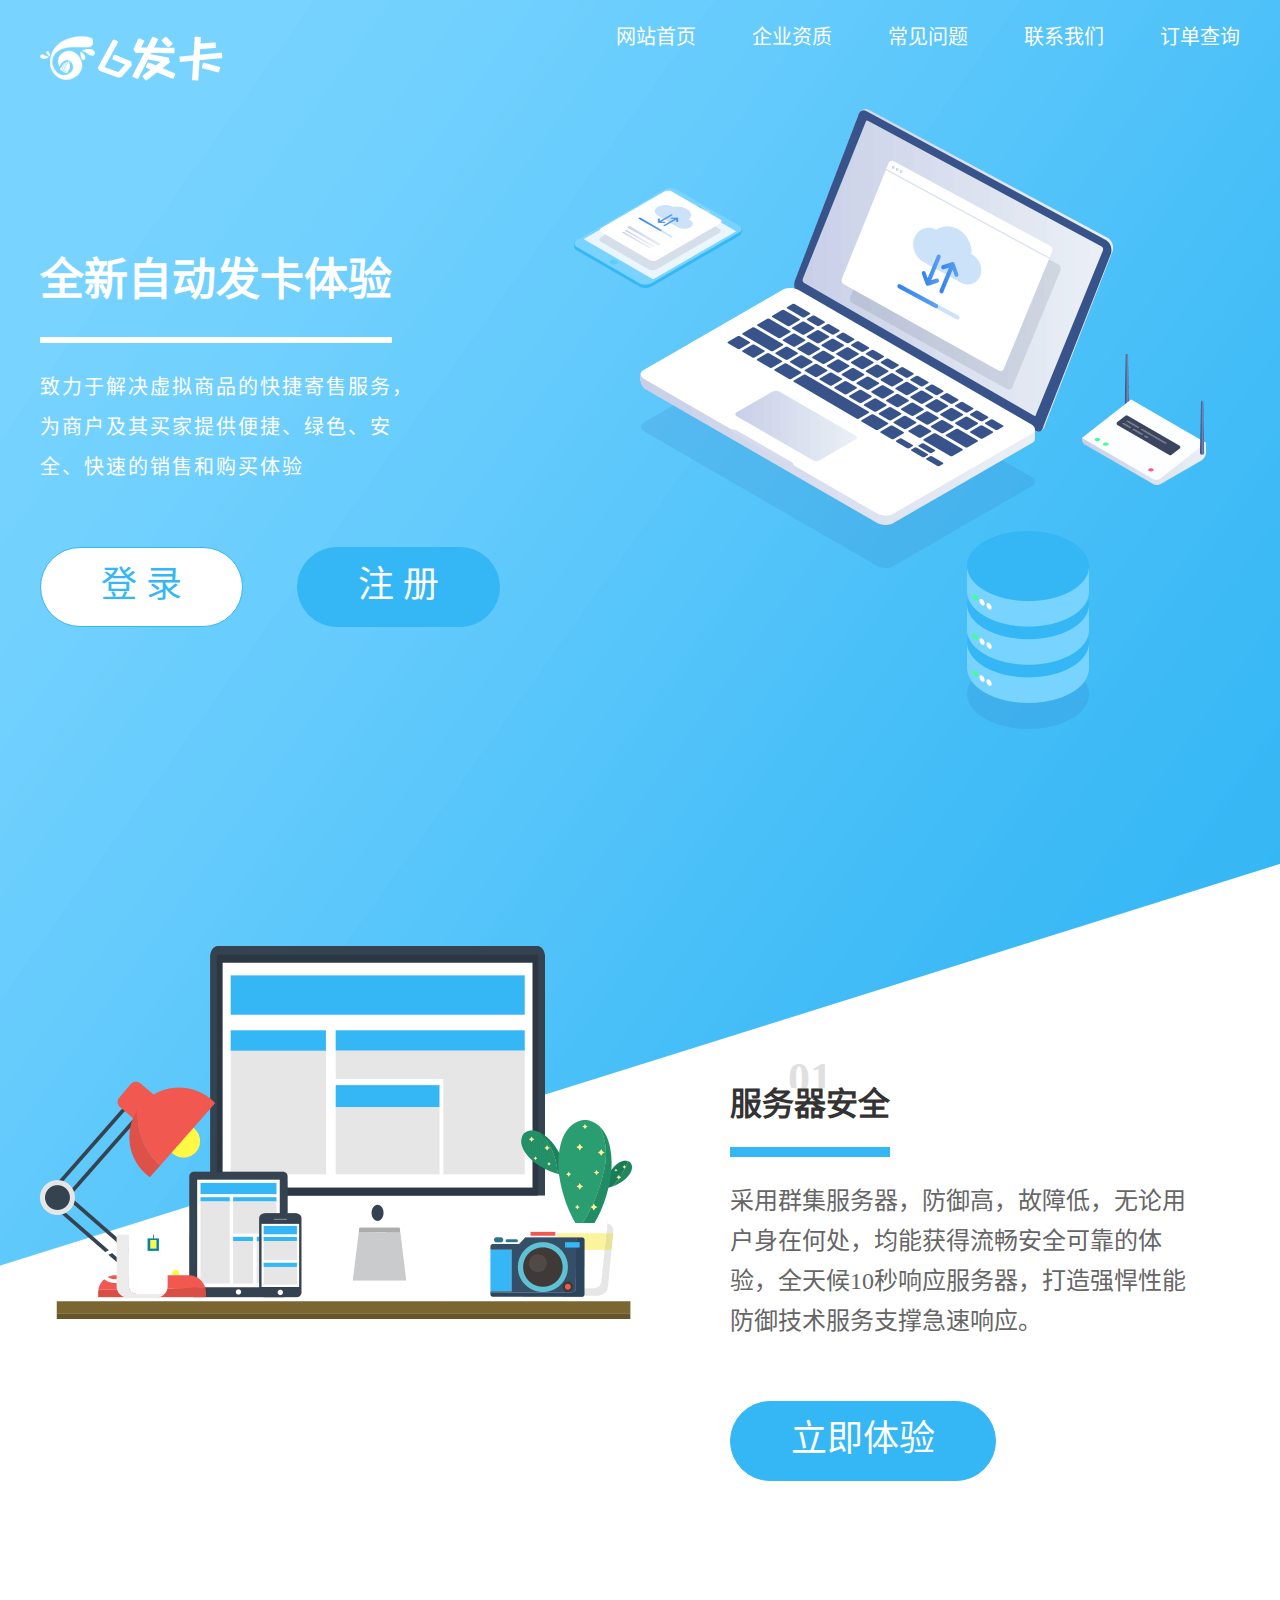
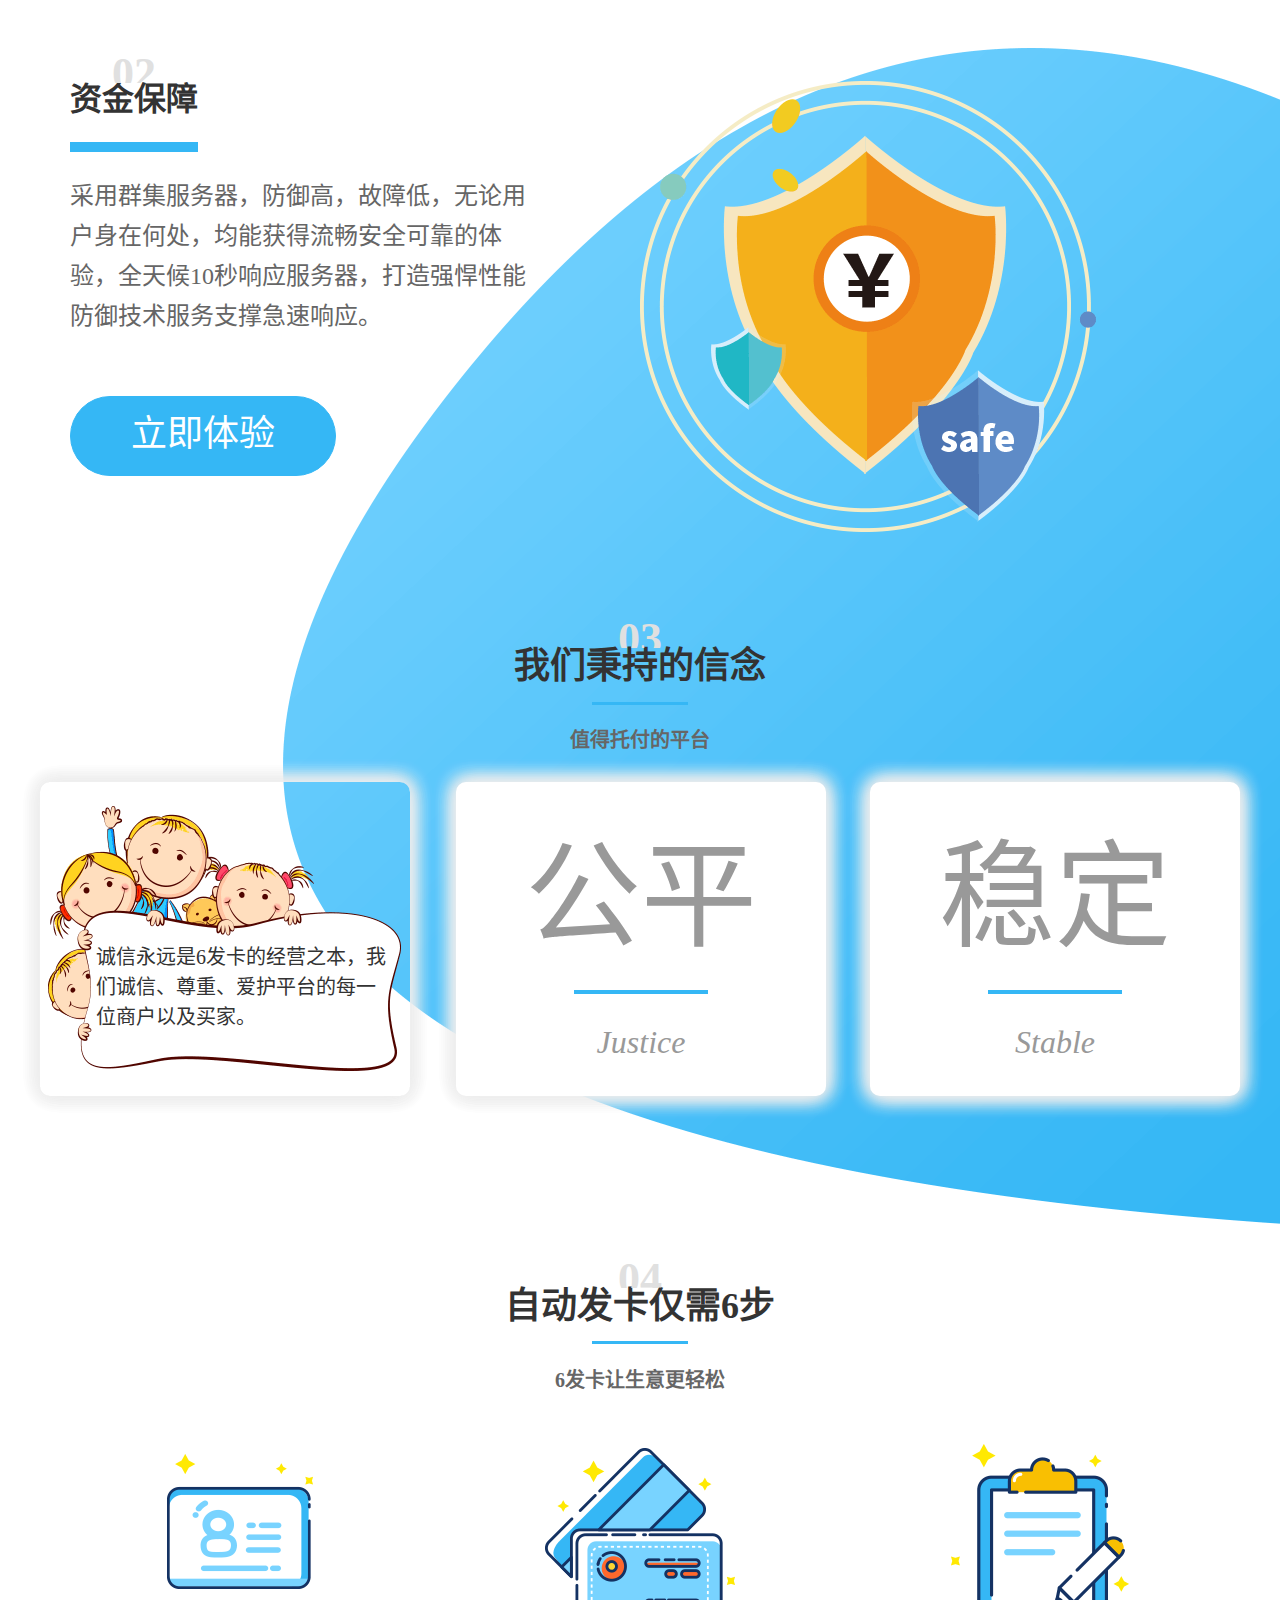
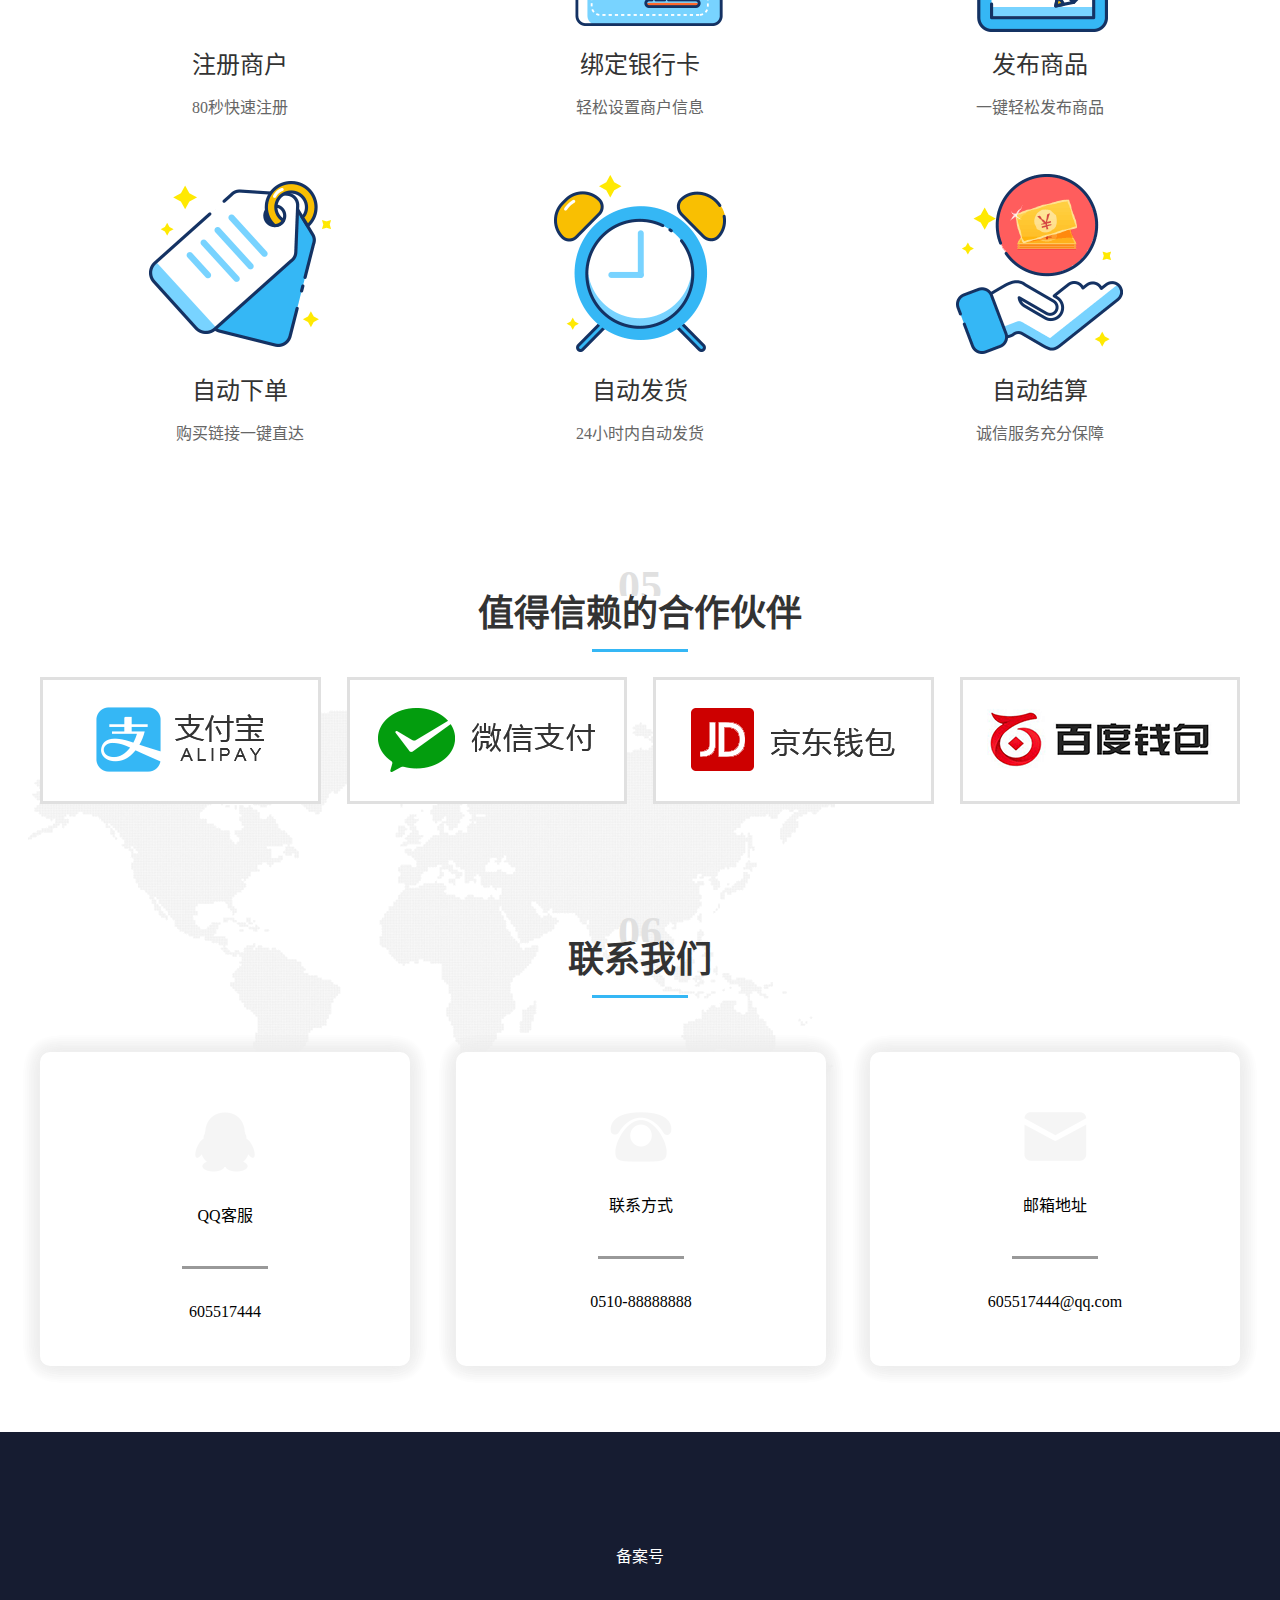
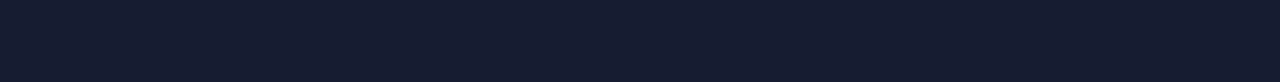
<file: index.html>
<!DOCTYPE html>
<html lang="zh-CN">
<head>
  <meta charset="UTF-8">
  <meta name="viewport" content="width=device-width, initial-scale=1.0">
  <meta http-equiv="X-UA-Compatible" content="ie=edge">
  <title>首页</title>
  <link rel="stylesheet" href="./css/normalize.css">
  <link rel="stylesheet" href="./css/common.css">
  <link rel="stylesheet" href="./css/index.css">
</head>
<body>
  <div class="header">
    <div class="nav main-box clearfix">
      <div class="pull-l logo">
        <img src="./img/logo.png" alt="">
      </div>
      <ul class="pull-r clearfix">
        <li class="pull-l nav-item">
          <a href="./index.html">网站首页</a>
        </li>
        <li class="pull-l nav-item">
          <a href="./qualification.html">企业资质</a>
        </li>
        <li class="pull-l nav-item">
          <a href="./problem.html">常见问题</a>
        </li>
        <li class="pull-l nav-item">
          <a href="./contact.html">联系我们</a>
        </li>
        <li class="pull-l nav-item">
          <a href="./orderQuery.html">订单查询</a>
        </li>
      </ul>
    </div>
    <div class="content main-box clearfix">
      <div class="pull-l txt">
        <h1 class="title">全新自动发卡体验</h1>
        <p class="desc">致力于解决虚拟商品的快捷寄售服务，为商户及其买家提供便捷、绿色、安全、快速的销售和购买体验</p>
        <div class="btn-groups">
          <a class="btn btn-normal mr-50" href="./login.html">登 录</a>
          <span class="btn btn-active">注 册</span>
        </div>
      </div>
      <div class="pull-r">
        <img src="./img/header-r.png" alt="">
      </div>
    </div>
  </div>

  <div class="main-content">
    <div class="irregularity"></div>
    <div class="map"></div>
    <div class="main-box">
      <div class="section section1 clearfix">
        <div class="section-l pull-l">
          <img src="./img/home-security.png" alt="">
        </div>
        <div class="section-r pull-r">
          <h2 class="section-title">
            <span class="num">01</span>服务器安全
          </h2>
          <p class="section-desc">采用群集服务器，防御高，故障低，无论用户身在何处，均能获得流畅安全可靠的体验，全天候10秒响应服务器，打造强悍性能防御技术服务支撑急速响应。</p>
          <a class="btn btn-active">立即体验</a>
        </div>
      </div>
      <div class="section section2 clearfix">
        <div class="section-l pull-l">
            <h2 class="section-title">
              <span class="num">02</span>资金保障
            </h2>
            <p class="section-desc">采用群集服务器，防御高，故障低，无论用户身在何处，均能获得流畅安全可靠的体验，全天候10秒响应服务器，打造强悍性能防御技术服务支撑急速响应。</p>
            <a class="btn btn-active">立即体验</a>
        </div>
        <div class="section-r pull-r">
          <img src="./img/home-safe.png" alt="">
        </div>
      </div>
      <div class="section section3">
          <h2 class="section-sup-title">
            <span class="num">03</span>我们秉持的信念
          </h2>
          <div class="section-line">
            <span class="line"></span>
          </div>
          <h3 class="section-sub-title">值得托付的平台</h3>
          <div class="card-group clearfix">
            <div class="card card1 box-shadow pull-l">
              <p class="txt">诚信永远是6发卡的经营之本，我们诚信、尊重、爱护平台的每一位商户以及买家。</p>
            </div>
            <div class="card card2 box-shadow pull-l">
              <p class="txt-cn">公平</p>
              <div class="txt-line">
                <span class="line"></span>
              </div>
              <p class="txt-en">Justice</p>
            </div>
            <div class="card card3 box-shadow pull-r">
                <p class="txt-cn">稳定</p>
                <div class="txt-line">
                  <span class="line"></span>
                </div>
                <p class="txt-en">Stable</p>
            </div>
          </div>
      </div>
      <div class="section section4">
        <h2 class="section-sup-title">
          <span class="num">04</span>自动发卡仅需6步
        </h2>
        <div class="section-line">
          <span class="line"></span>
        </div>
        <h3 class="section-sub-title">6发卡让生意更轻松</h3>
        <div class="card-group clearfix">
          <div class="card-item pull-l">
            <div class="step-icon">
              <img src="./img/step-1.png" alt="">
            </div>
            <p class="sup-title">注册商户</p>
            <p class="sub-title">80秒快速注册</p>
          </div>
          <div class="card-item pull-l">
            <div class="step-icon">
              <img src="./img/step-2.png" alt="">
            </div>
            <p class="sup-title">绑定银行卡</p>
            <p class="sub-title">轻松设置商户信息</p>
          </div>
          <div class="card-item pull-l">
            <div class="step-icon">
              <img src="./img/step-3.png" alt="">
            </div>
            <p class="sup-title">发布商品</p>
            <p class="sub-title">一键轻松发布商品</p>
          </div>
          <div class="card-item pull-l">
            <div class="step-icon">
              <img src="./img/step-4.png" alt="">
            </div>
            <p class="sup-title">自动下单</p>
            <p class="sub-title">购买链接一键直达</p>
          </div>
          <div class="card-item pull-l">
            <div class="step-icon">
              <img src="./img/step-5.png" alt="">
            </div>
            <p class="sup-title">自动发货</p>
            <p class="sub-title">24小时内自动发货</p>
          </div>
          <div class="card-item pull-l">
            <div class="step-icon">
              <img src="./img/step-6.png" alt="">
            </div>
            <p class="sup-title">自动结算</p>
            <p class="sub-title">诚信服务充分保障</p>
          </div>
        </div>
      </div>
      <div class="section section5">
        <h2 class="section-sup-title">
          <span class="num">05</span>值得信赖的合作伙伴
        </h2>
        <div class="section-line">
          <span class="line"></span>
        </div>
        <div class="card-group1 clearfix">
          <div class="card-item pull-l">
            <img src="./img/pay-ali.png" alt="">
          </div>
          <div class="card-item pull-l">
            <img src="./img/pay-wx.png" alt="">
          </div>
          <div class="card-item pull-l">
            <img src="./img/pay-jd.png" alt="">
          </div>
          <div class="card-item pull-l">
            <img src="./img/pay-baidu.png" alt="">
          </div>
        </div>
      </div>
      <div class="section section6">
        <h2 class="section-sup-title">
          <span class="num">06</span>联系我们
        </h2>
        <div class="section-line">
          <span class="line"></span>
        </div>
        <div class="card-group clearfix">
          <div class="card card1 box-shadow pull-l">
            <img class="icon-qq" src="./img/icon-qq.png" alt="">
            <p class="txt">QQ客服</p>
            <div class="txt-line">
              <span class="line"></span>
            </div>
            <p class="txt">605517444</p>
          </div>
          <div class="card card2 box-shadow pull-l">
            <img class="icon-qq" src="./img/icon-phone.png" alt="">
            <p class="txt">联系方式</p>
            <div class="txt-line">
              <span class="line"></span>
            </div>
            <p class="txt">0510-88888888</p>
          </div>
          <div class="card card3 box-shadow pull-r">
            <img class="icon-qq" src="./img/icon-email.png" alt="">
            <p class="txt">邮箱地址</p>
            <div class="txt-line">
              <span class="line"></span>
            </div>
            <p class="txt">605517444@qq.com</p>
          </div>
        </div>
      </div>
    </div>
  </div>

  <div class="footer">备案号</div>
</body>
</html>
</file>
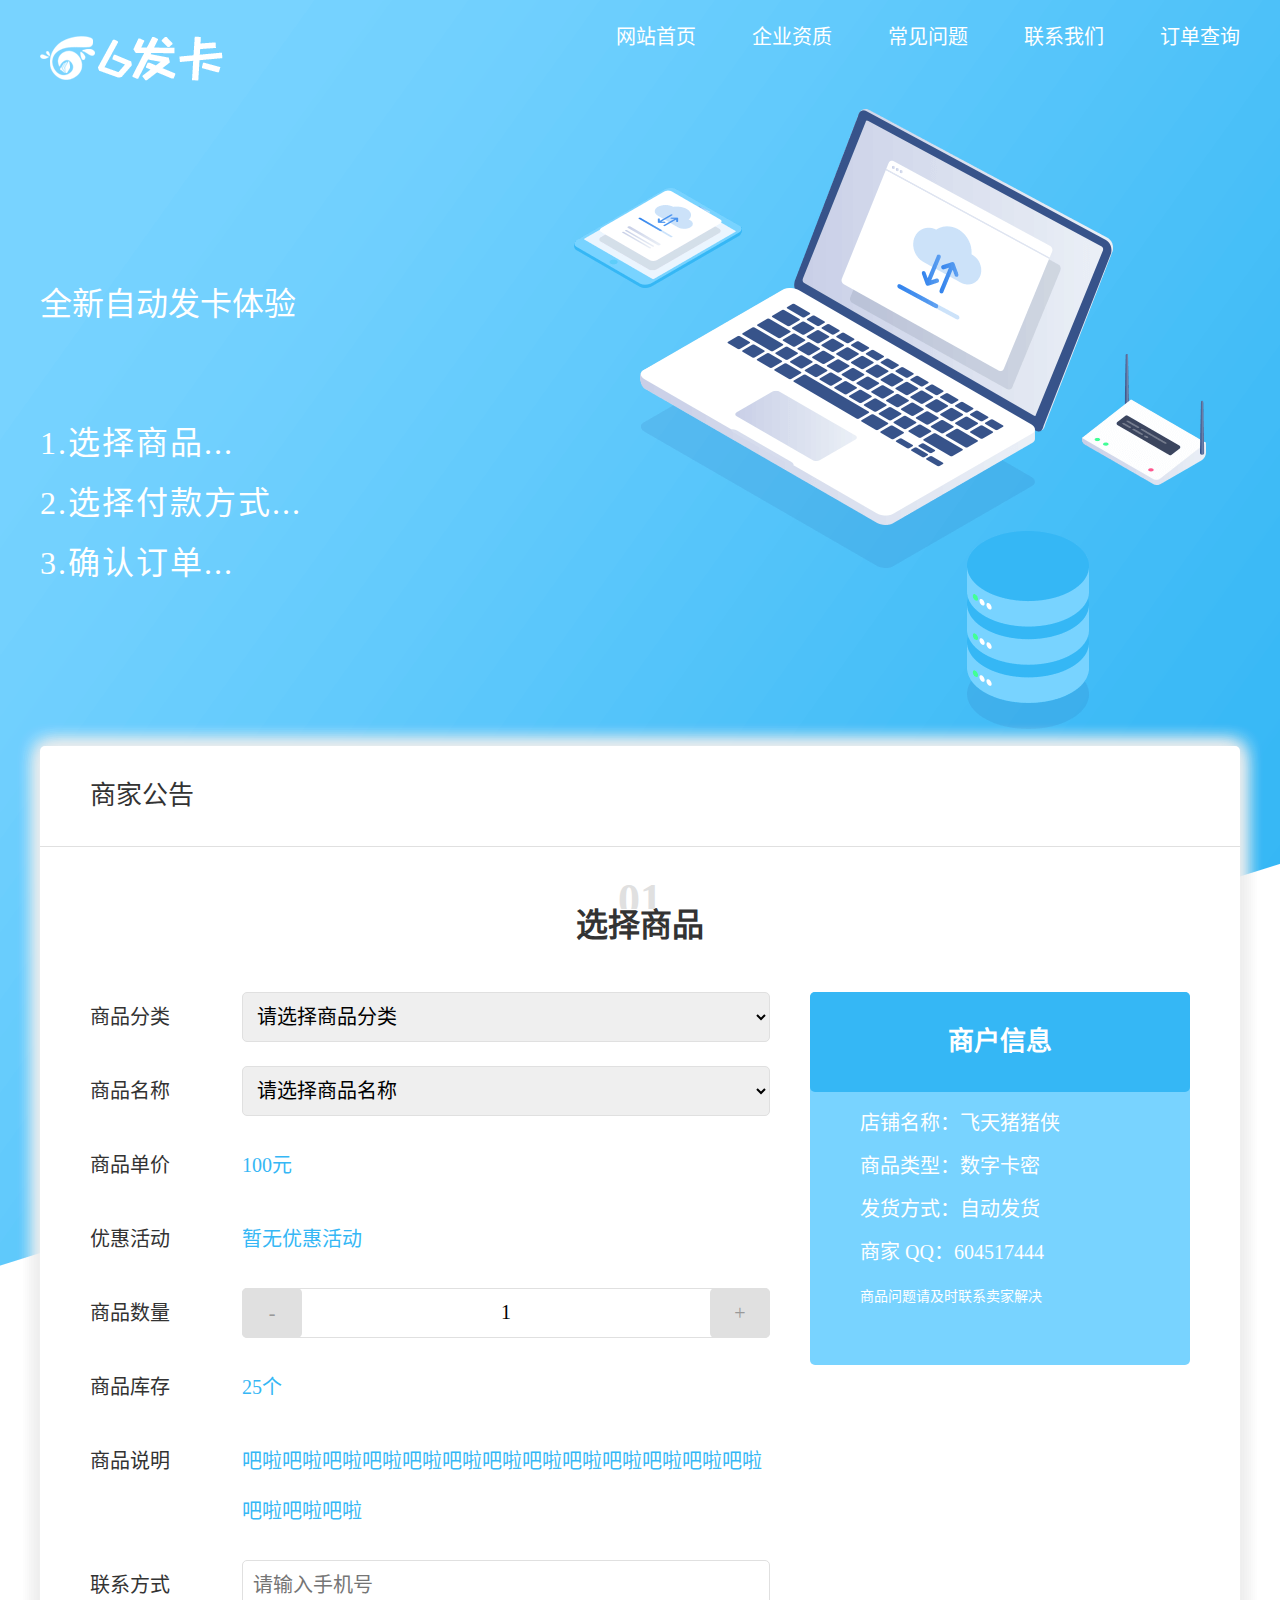
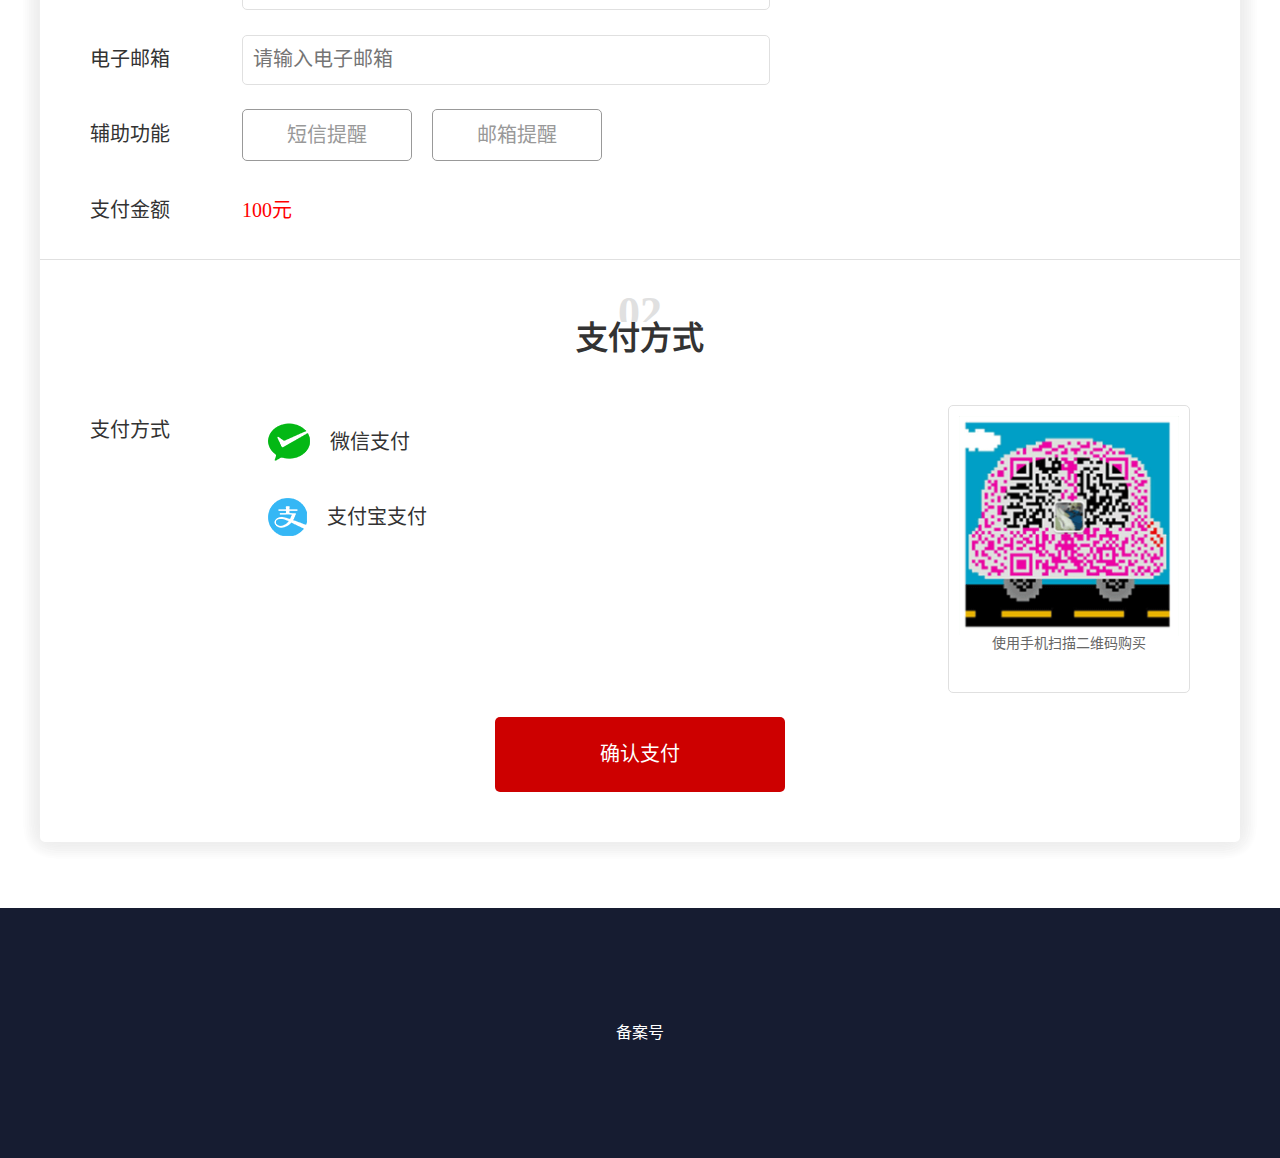
<file: buy.html>
<!DOCTYPE html>
<html lang="zh-CN">
<head>
  <meta charset="UTF-8">
  <meta name="viewport" content="width=device-width, initial-scale=1.0">
  <meta http-equiv="X-UA-Compatible" content="ie=edge">
  <title>购买</title>
  <link rel="stylesheet" href="./css/normalize.css">
  <link rel="stylesheet" href="./css/common.css">
  <link rel="stylesheet" href="./css/buy.css">
</head>
<body class="special">
  <div class="header">
    <div class="nav main-box clearfix">
      <div class="pull-l logo">
        <img src="./img/logo.png" alt="">
      </div>
      <ul class="pull-r clearfix">
        <li class="pull-l nav-item">
          <a href="./index.html">网站首页</a>
        </li>
        <li class="pull-l nav-item">
          <a href="./qualification.html">企业资质</a>
        </li>
        <li class="pull-l nav-item">
          <a href="./problem.html">常见问题</a>
        </li>
        <li class="pull-l nav-item">
          <a href="./contact.html">联系我们</a>
        </li>
        <li class="pull-l nav-item">
          <a href="./orderQuery.html">订单查询</a>
        </li>
      </ul>
    </div>
    <div class="content main-box clearfix">
      <div class="pull-l txt">
        <h1 class="title">全新自动发卡体验</h1>
        <p class="desc">1.选择商品...</p>
        <p class="desc">2.选择付款方式...</p>
        <p class="desc">3.确认订单...</p>
      </div>
      <div class="pull-r">
        <img src="./img/header-r.png" alt="">
      </div>
    </div>
  </div>

  <div class="main-content">
    <div class="main-box">
      <div class="wrapper box-shadow">
        <p class="top-title">商家公告</p>
        <div class="section step1 clearfix">
          <h2 class="section-title">
            <span class="num">01</span>选择商品
          </h2>
          <div class="form-group pull-l">
            <div class="form-item clearfix">
              <div class="left pull-l">商品分类</div>
              <div class="right pull-r">
                <select class="form-control">
                  <option value="">请选择商品分类</option>
                  <option value="0">hello</option>
                  <option value="1">world</option>
                </select>
              </div>
            </div>
            <div class="form-item clearfix">
              <div class="left pull-l">商品名称</div>
              <div class="right pull-r">
                <select class="form-control">
                  <option value="">请选择商品名称</option>
                  <option value="0">hello</option>
                  <option value="1">world</option>
                </select>
              </div>
            </div>
            <div class="form-item clearfix">
              <div class="left pull-l">商品单价</div>
              <div class="right pull-r theme-txt-color">100元</div>
            </div>
            <div class="form-item clearfix">
              <div class="left pull-l">优惠活动</div>
              <div class="right pull-r theme-txt-color">暂无优惠活动</div>
            </div>
            <div class="form-item clearfix">
              <div class="left pull-l">商品数量</div>
              <div class="right pull-r">
                <div class="number-ctrl clearfix">
                  <span class="btn-number btn-decrease pull-l" id="j-decrease"></span>
                  <input class="form-control pull-l" id="j-formNumber" type="number" value="1">
                  <span class="btn-number btn-increase pull-l" id="j-increase"></span>
                </div>
              </div>
            </div>
            <div class="form-item clearfix">
              <div class="left pull-l">商品库存</div>
              <div class="right pull-r theme-txt-color">25个</div>
            </div>
            <div class="form-item clearfix">
              <div class="left pull-l">商品说明</div>
              <div class="right pull-r theme-txt-color">吧啦吧啦吧啦吧啦吧啦吧啦吧啦吧啦吧啦吧啦吧啦吧啦吧啦吧啦吧啦吧啦</div>
            </div>
            <div class="form-item clearfix">
              <div class="left pull-l">联系方式</div>
              <div class="right pull-r theme-txt-color">
                <input type="text" class="form-control" placeholder="请输入手机号">
              </div>
            </div>
            <div class="form-item clearfix">
              <div class="left pull-l">电子邮箱</div>
              <div class="right pull-r theme-txt-color">
                <input type="text" class="form-control" placeholder="请输入电子邮箱">
              </div>
            </div>
            <div class="form-item clearfix">
              <div class="left pull-l">辅助功能</div>
              <div class="right pull-r">
                <ul class="clearfix" id="j-assistList">
                  <li class="assist-item checkbox pull-l">
                    <span>短信提醒</span>
                    <span class="checked"></span>
                  </li>
                  <li class="assist-item checkbox pull-l">
                    <span>邮箱提醒</span>
                    <span class="checked"></span>
                  </li>
                </ul>
              </div>
            </div>
            <div class="form-item clearfix">
              <div class="left pull-l">支付金额</div>
              <div class="right pull-r" style="color: #f00;">100元</div>
            </div>
          </div>
          <div class="banner pull-r">
            <h2 class="title">商户信息</h2>
            <div class="desc">
              <div class="item">店铺名称：飞天猪猪侠</div>
              <div class="item">商品类型：数字卡密</div>
              <div class="item">发货方式：自动发货</div>
              <div class="item">商家 QQ：604517444</div>
            </div>
            <p class="hint">商品问题请及时联系卖家解决</p>
          </div>
        </div>

        <div class="section step2 clearfix">
          <h2 class="section-title">
            <span class="num">02</span>支付方式
          </h2>
          <div class="form-group pull-l">
            <div class="form-group">
              <div class="form-item clearfix">
                <div class="left pull-l">支付方式</div>
                <div class="right pull-r">
                  <ul class="pay-list" id="j-payList">
                    <li class="pay-item checkbox clearfix">
                      <img class="pay-icon icon-wx pull-l" src="./img/icon-wx.png" alt="">
                      <span class="pay-name pull-l">微信支付</span>
                      <span class="checked"></span>
                    </li>
                    <li class="pay-item checkbox clearfix">
                      <img class="pay-icon icon-ali pull-l" src="./img/icon-ali.png" alt="">
                      <span class="pay-name pull-l">支付宝支付</span>
                      <span class="checked"></span>
                    </li>
                  </ul>
                </div>
              </div>
            </div>
          </div>
          <div class="qrcode pull-r">
            <div class="code">
              <img src="./img/qrcode.png" alt="">
            </div>
            <p class="hint">使用手机扫描二维码购买</p>
          </div>
        </div>

        <div class="btn-pay" id="j-ensurePay">确认支付</div>
      </div>
    </div>
  </div>

  <div class="mask"></div>
  <div class="popup popup-order-detail">
    <p class="popup-title">订单详情</p>
    <div class="popup-content">
      <div class="item clearfix">
        <span class="name pull-l">商品名称：</span>
        <span class="value pull-l">绝地求生</span>
      </div>
      <div class="item clearfix">
        <span class="name pull-l">订单编号：</span>
        <span class="value pull-l">6541384313584</span>
      </div>
      <div class="item clearfix">
        <span class="name pull-l">支付金额：</span>
        <span class="value pull-l">100.00元</span>
      </div>
      <div class="item clearfix">
        <span class="name pull-l">购买数量：</span>
        <span class="value pull-l">1</span>
      </div>
      <div class="item clearfix">
        <span class="name pull-l">联系手机：</span>
        <span class="value pull-l">15995283697</span>
      </div>
      <div class="item clearfix">
        <span class="name pull-l">联系邮箱：</span>
        <span class="value pull-l">604517444@qq.com</span>
      </div>
      <div class="item clearfix">
        <span class="name pull-l">支付方式：</span>
        <span class="value pull-l">支付宝</span>
      </div>
      <div class="item clearfix">
        <span class="name pull-l">辅助功能：</span>
        <span class="value pull-l">开启短信提醒（0.1元）</span>
      </div>

      <div class="btn-group clearfix">
        <div class="btn-modify pull-l" id="j-modifyOrder">修改订单</div>
        <a class="btn-buy pull-r" href="./orderResult.html">立即付款</a>
      </div>
    </div>
  </div>

  <div class="footer">备案号</div>

  <script src="./js/jquery.min.js"></script>
  <script src="./js/buy.js"></script>
</body>
</html>
</file>
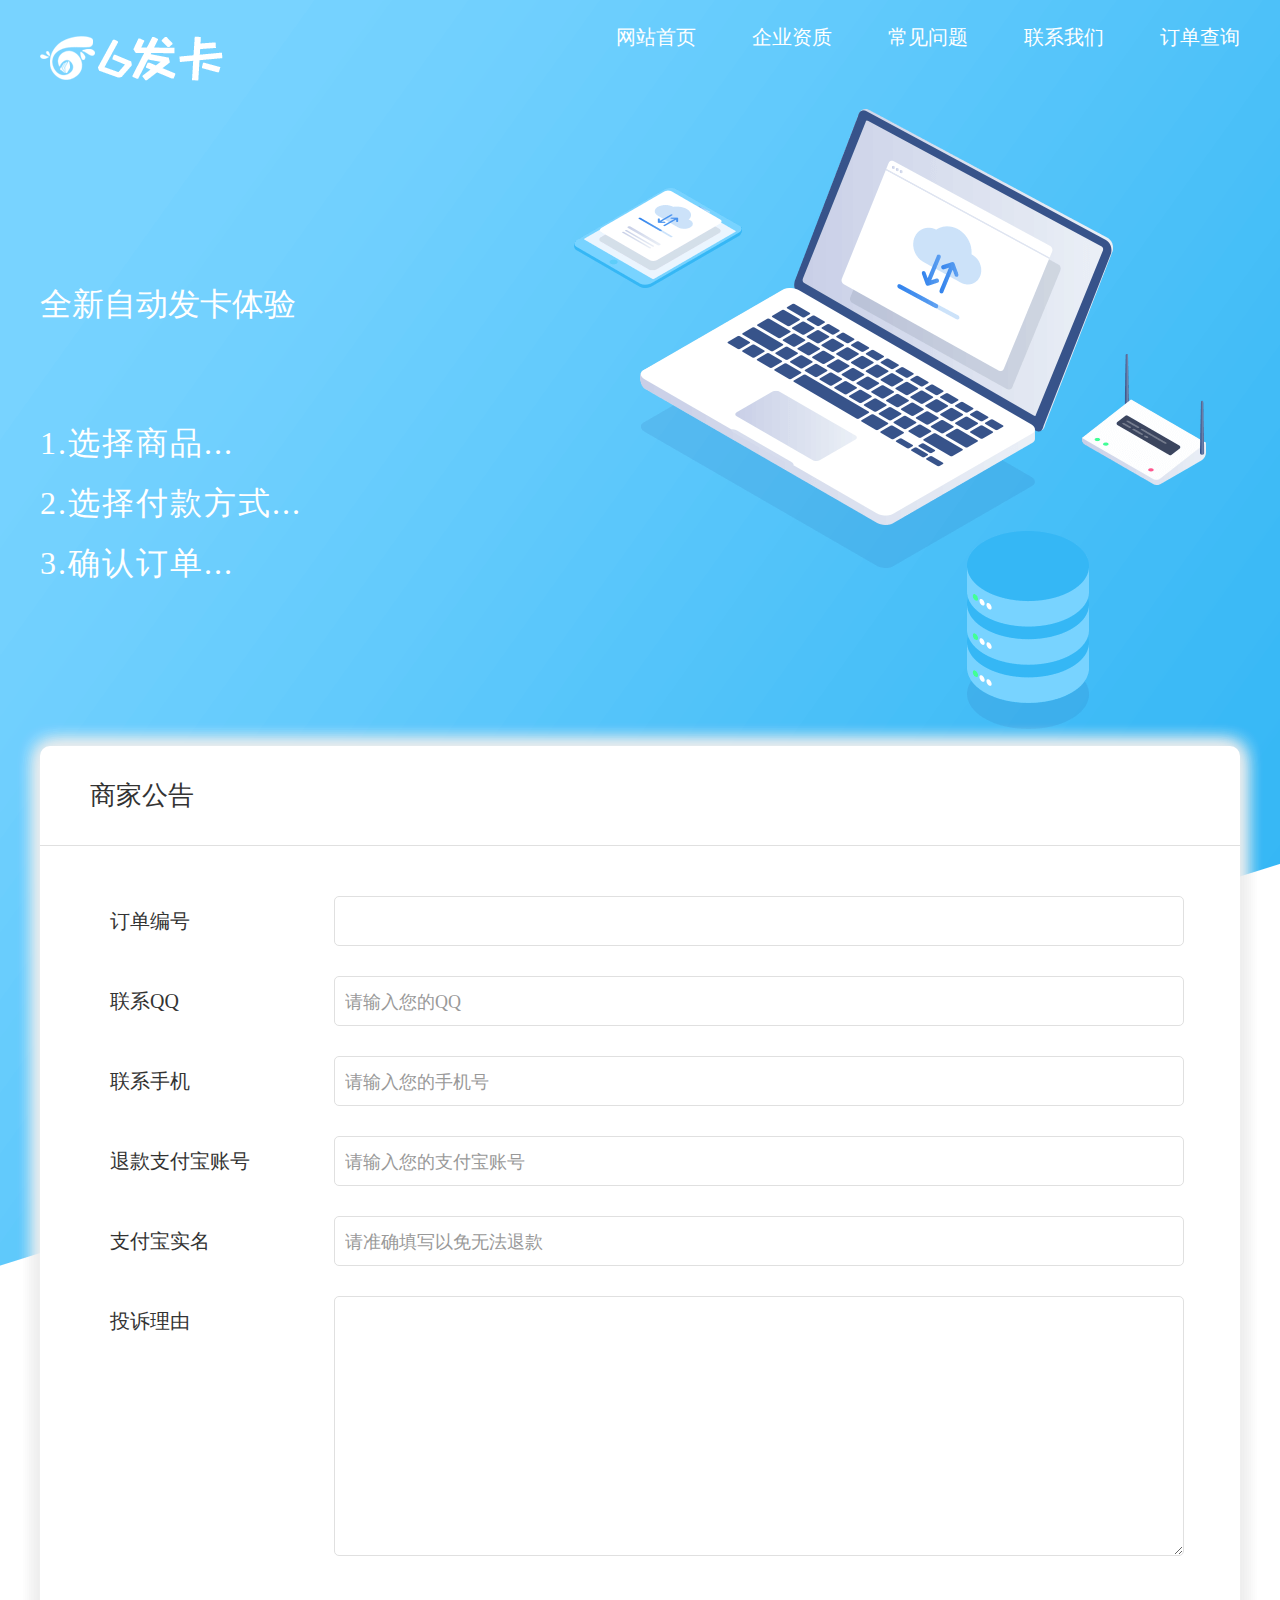
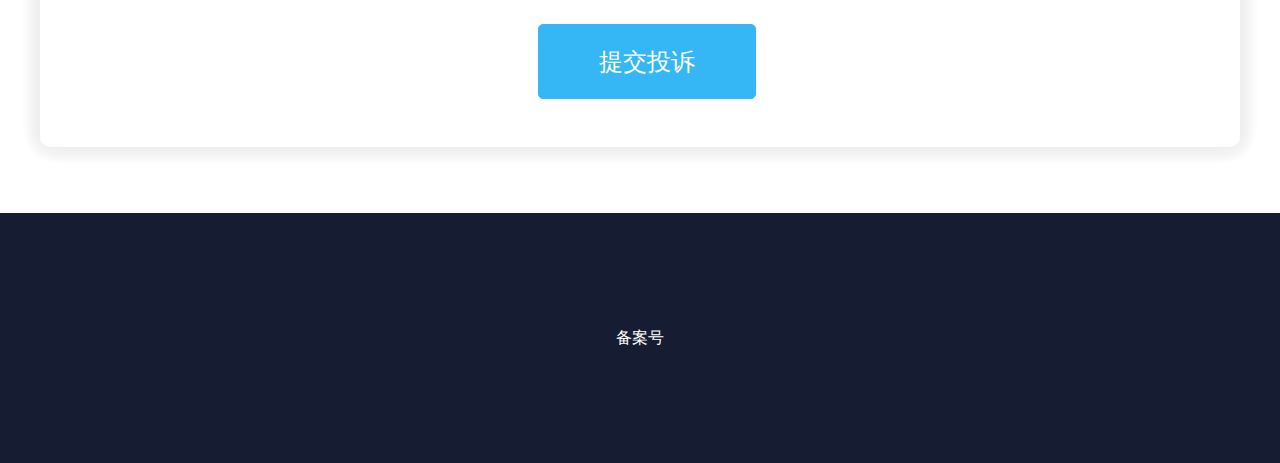
<file: complain.html>
<!DOCTYPE html>
<html lang="en">
<head>
  <meta charset="UTF-8">
  <meta name="viewport" content="width=device-width, initial-scale=1.0">
  <meta http-equiv="X-UA-Compatible" content="ie=edge">
  <title>用户投诉</title>
  <link rel="stylesheet" href="./css/normalize.css">
  <link rel="stylesheet" href="./css/common.css">
  <link rel="stylesheet" href="./css/query.css">
</head>
<body class="special">
  <div class="header">
    <div class="nav main-box clearfix">
      <div class="pull-l logo">
        <img src="./img/logo.png" alt="">
      </div>
      <ul class="pull-r clearfix">
        <li class="pull-l nav-item">
          <a href="./index.html">网站首页</a>
        </li>
        <li class="pull-l nav-item">
          <a href="./qualification.html">企业资质</a>
        </li>
        <li class="pull-l nav-item">
          <a href="./problem.html">常见问题</a>
        </li>
        <li class="pull-l nav-item">
          <a href="./contact.html">联系我们</a>
        </li>
        <li class="pull-l nav-item">
          <a href="./orderQuery.html">订单查询</a>
        </li>
      </ul>
    </div>
    <div class="content main-box clearfix">
      <div class="pull-l txt">
        <h1 class="title">全新自动发卡体验</h1>
        <p class="desc">1.选择商品...</p>
        <p class="desc">2.选择付款方式...</p>
        <p class="desc">3.确认订单...</p>
      </div>
      <div class="pull-r">
        <img src="./img/header-r.png" alt="">
      </div>
    </div>
  </div>

  <div class="main-content">
    <div class="main-box">
      <div class="query-wrapper box-shadow">
        <p class="top-title">商家公告</p>
        <div class="query-condition">
          <div class="query-item clearfix">
            <div class="name pull-l">订单编号</div>
            <input class="input pull-r" type="text">
          </div>
          <div class="query-item clearfix">
            <div class="name pull-l">联系QQ</div>
            <input class="input pull-r" type="text" placeholder="请输入您的QQ">
          </div>
          <div class="query-item clearfix">
            <div class="name pull-l">联系手机</div>
            <input class="input pull-r" type="text" placeholder="请输入您的手机号">
          </div>
          <div class="query-item clearfix">
            <div class="name pull-l">退款支付宝账号</div>
            <input class="input pull-r" type="text" placeholder="请输入您的支付宝账号">
          </div>
          <div class="query-item clearfix">
            <div class="name pull-l">支付宝实名</div>
            <input class="input pull-r" type="text" placeholder="请准确填写以免无法退款">
          </div>
          <div class="query-item clearfix">
            <div class="name pull-l">投诉理由</div>
            <textarea class="textarea pull-r" cols="10"></textarea>
          </div>

          <div class="align-center">
            <div class="btn btn-active btn-query" id="j-btnComplain">提交投诉</div>
          </div>
        </div>
      </div>
    </div>
  </div>

  <div class="footer">备案号</div>
</body>
</html>
</file>
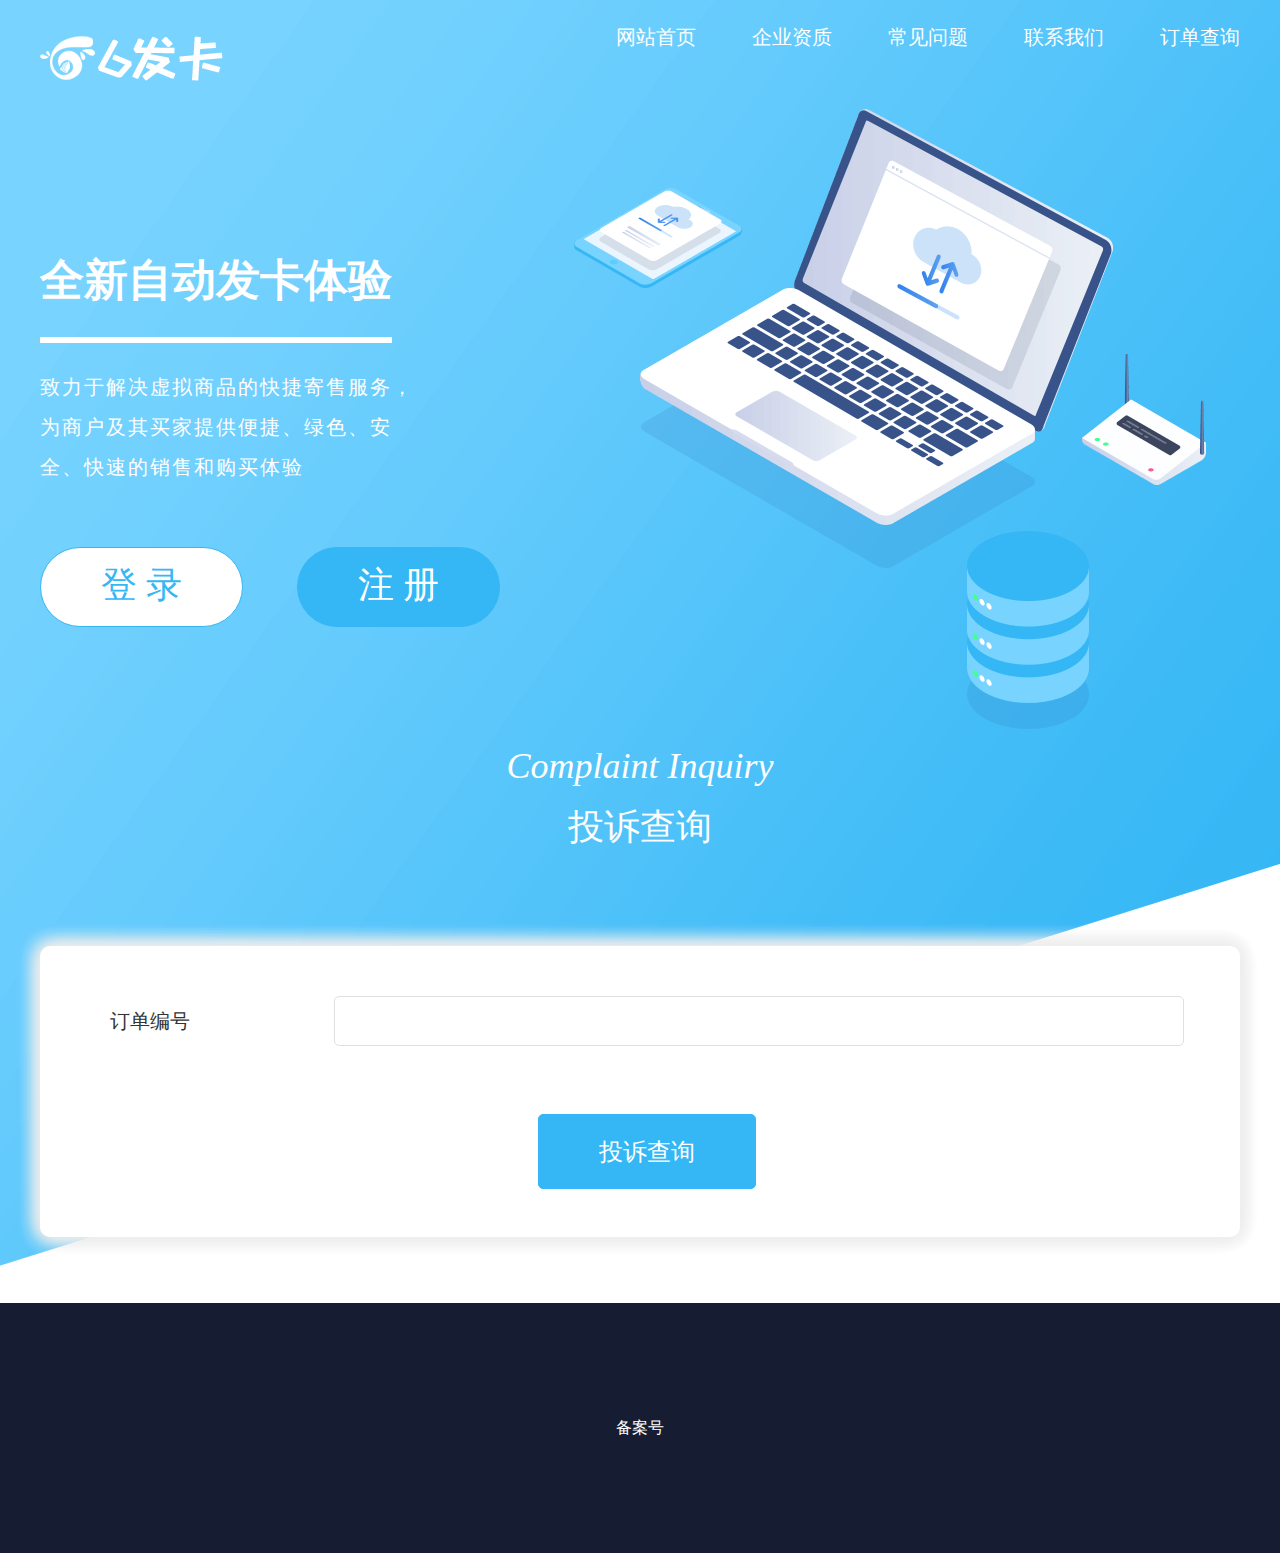
<file: complainQuery.html>
<!DOCTYPE html>
<html lang="en">
<head>
  <meta charset="UTF-8">
  <meta name="viewport" content="width=device-width, initial-scale=1.0">
  <meta http-equiv="X-UA-Compatible" content="ie=edge">
  <title>投诉查询</title>
  <link rel="stylesheet" href="./css/normalize.css">
  <link rel="stylesheet" href="./css/common.css">
  <link rel="stylesheet" href="./css/query.css">
</head>
<body>
  <div class="header">
    <div class="nav main-box clearfix">
      <div class="pull-l logo">
        <img src="./img/logo.png" alt="">
      </div>
      <ul class="pull-r clearfix">
        <li class="pull-l nav-item">
          <a href="./index.html">网站首页</a>
        </li>
        <li class="pull-l nav-item">
          <a href="./qualification.html">企业资质</a>
        </li>
        <li class="pull-l nav-item">
          <a href="./problem.html">常见问题</a>
        </li>
        <li class="pull-l nav-item">
          <a href="./contact.html">联系我们</a>
        </li>
        <li class="pull-l nav-item">
          <a href="./orderQuery.html">订单查询</a>
        </li>
      </ul>
    </div>
    <div class="content main-box clearfix">
      <div class="pull-l txt">
        <h1 class="title">全新自动发卡体验</h1>
        <p class="desc">致力于解决虚拟商品的快捷寄售服务，为商户及其买家提供便捷、绿色、安全、快速的销售和购买体验</p>
        <div class="btn-groups">
          <span class="btn btn-normal mr-50">登 录</span>
          <span class="btn btn-active">注 册</span>
        </div>
      </div>
      <div class="pull-r">
        <img src="./img/header-r.png" alt="">
      </div>
    </div>
  </div>

  <div class="main-content">
    <div class="main-titile">
      <p class="title-en">Complaint Inquiry</p>
      <p class="title-cn">投诉查询</p>
    </div>
    <div class="main-box">
      <div class="query-wrapper box-shadow">
        <div class="query-condition">
          <div class="query-item clearfix">
            <div class="name pull-l">订单编号</div>
            <input class="input pull-r" type="text">
          </div>
          <div class="align-center">
            <div class="btn btn-active btn-query" id="j-query">投诉查询</div>
          </div>
        </div>

        <div class="query-result">
          <div class="query-item clearfix">
            <div class="name pull-l">订单编号:</div>
            <div class="value pull-l">6512645326451</div>
          </div>
          <div class="query-item clearfix">
            <div class="name pull-l">订单时间:</div>
            <div class="value pull-l">2018-09-19 22:00:00</div>
          </div>
          <div class="query-item clearfix">
            <div class="name pull-l">订单金额:</div>
            <div class="value pull-l">100</div>
          </div>
          <div class="query-item clearfix">
            <div class="name pull-l">支付金额:</div>
            <div class="value pull-l">100</div>
          </div>
          <div class="query-item clearfix">
            <div class="name pull-l">退款支付宝:</div>
            <div class="value pull-l">15995283687</div>
          </div>
          <div class="query-item clearfix">
            <div class="name pull-l">订单状态:</div>
            <div class="value pull-l">完成付款订单完成</div>
          </div>
        </div>
      </div>
    </div>
  </div>

  <div class="footer">备案号</div>

  <script src="./js/jquery.min.js"></script>
  <script>
    function query() {
      $('.query-condition').hide().siblings('.query-result').show();
    }
    $('#j-query').on('click', function() {
      query();
    });
  </script>
</body>
</html>
</file>
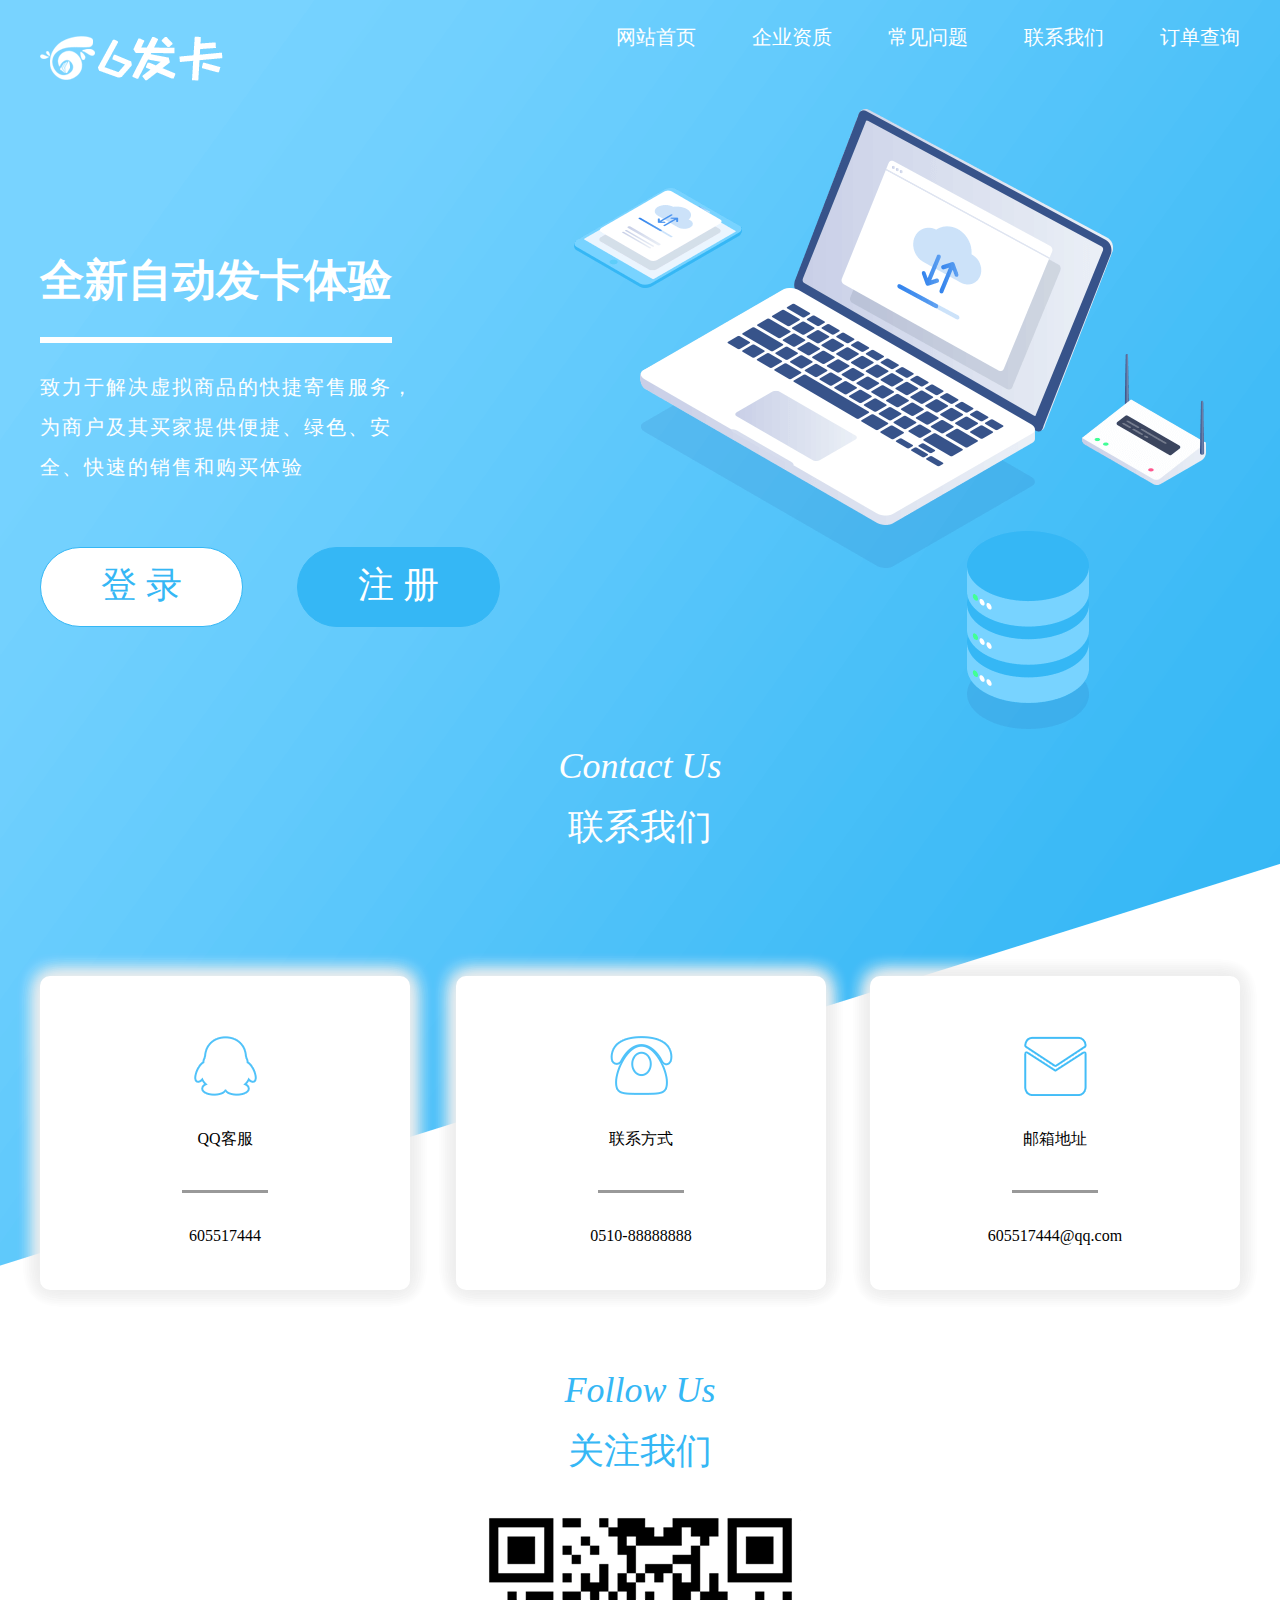
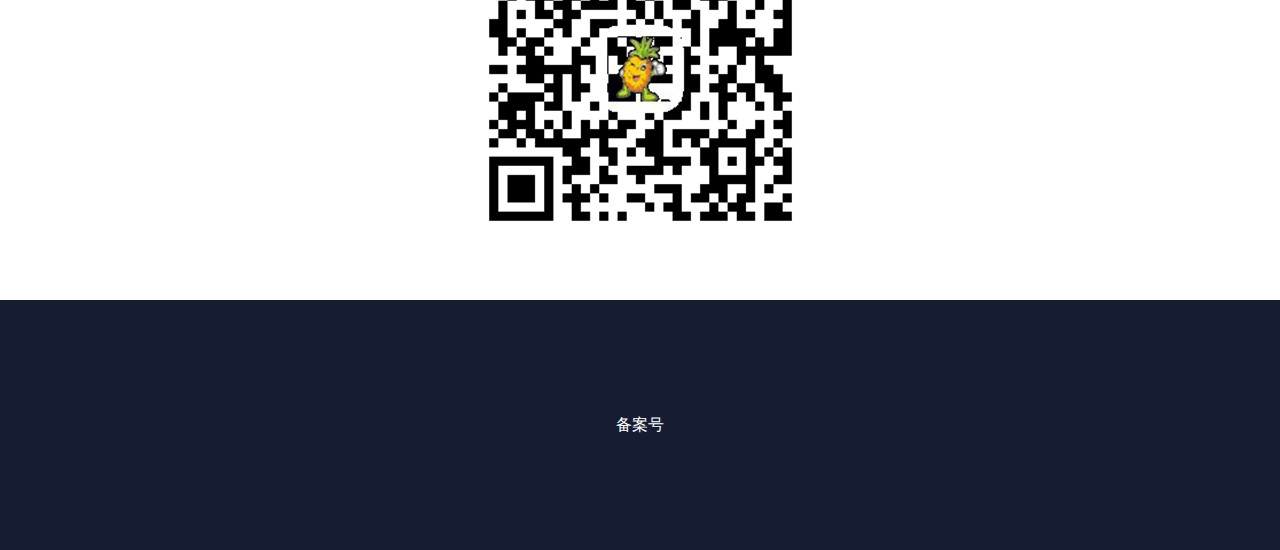
<file: contact.html>
<!DOCTYPE html>
<html lang="en">
<head>
  <meta charset="UTF-8">
  <meta name="viewport" content="width=device-width, initial-scale=1.0">
  <meta http-equiv="X-UA-Compatible" content="ie=edge">
  <title>联系我们</title>
  <link rel="stylesheet" href="./css/normalize.css">
  <link rel="stylesheet" href="./css/common.css">
  <link rel="stylesheet" href="./css/contact.css">
</head>
<body>
  <div class="header">
    <div class="nav main-box clearfix">
      <div class="pull-l logo">
        <img src="./img/logo.png" alt="">
      </div>
      <ul class="pull-r clearfix">
        <li class="pull-l nav-item">
          <a href="./index.html">网站首页</a>
        </li>
        <li class="pull-l nav-item">
          <a href="./qualification.html">企业资质</a>
        </li>
        <li class="pull-l nav-item">
          <a href="./problem.html">常见问题</a>
        </li>
        <li class="pull-l nav-item">
          <a href="./contact.html">联系我们</a>
        </li>
        <li class="pull-l nav-item">
          <a href="./orderQuery.html">订单查询</a>
        </li>
      </ul>
    </div>
    <div class="content main-box clearfix">
      <div class="pull-l txt">
        <h1 class="title">全新自动发卡体验</h1>
        <p class="desc">致力于解决虚拟商品的快捷寄售服务，为商户及其买家提供便捷、绿色、安全、快速的销售和购买体验</p>
        <div class="btn-groups">
          <span class="btn btn-normal mr-50">登 录</span>
          <span class="btn btn-active">注 册</span>
        </div>
      </div>
      <div class="pull-r">
        <img src="./img/header-r.png" alt="">
      </div>
    </div>
  </div>

  <div class="main-content">
    <div class="main-titile">
      <p class="title-en">Contact Us</p>
      <p class="title-cn">联系我们</p>
    </div>
    <div class="main-box">
      <div class="card-group clearfix">
        <div class="card card1 box-shadow pull-l">
          <img class="icon-qq" src="./img/icon-qq-color.png" alt="">
          <p class="txt">QQ客服</p>
          <div class="txt-line">
            <span class="line"></span>
          </div>
          <p class="txt">605517444</p>
        </div>
        <div class="card card2 box-shadow pull-l">
          <img class="icon-qq" src="./img/icon-phone-color.png" alt="">
          <p class="txt">联系方式</p>
          <div class="txt-line">
            <span class="line"></span>
          </div>
          <p class="txt">0510-88888888</p>
        </div>
        <div class="card card3 box-shadow pull-r">
          <img class="icon-qq" src="./img/icon-email-color.png" alt="">
          <p class="txt">邮箱地址</p>
          <div class="txt-line">
            <span class="line"></span>
          </div>
          <p class="txt">605517444@qq.com</p>
        </div>
      </div>
    </div>

    <div class="follow-us">
      <div class="main-titile">
        <p class="title-en theme-txt-color">Follow Us</p>
        <p class="title-cn theme-txt-color">关注我们</p>
      </div>
      <div class="qr-code">
        <img src="./img/qrcode-follow-us.png" alt="">
      </div>
    </div>
  </div>

  <div class="footer">备案号</div>
</body>
</html>
</file>
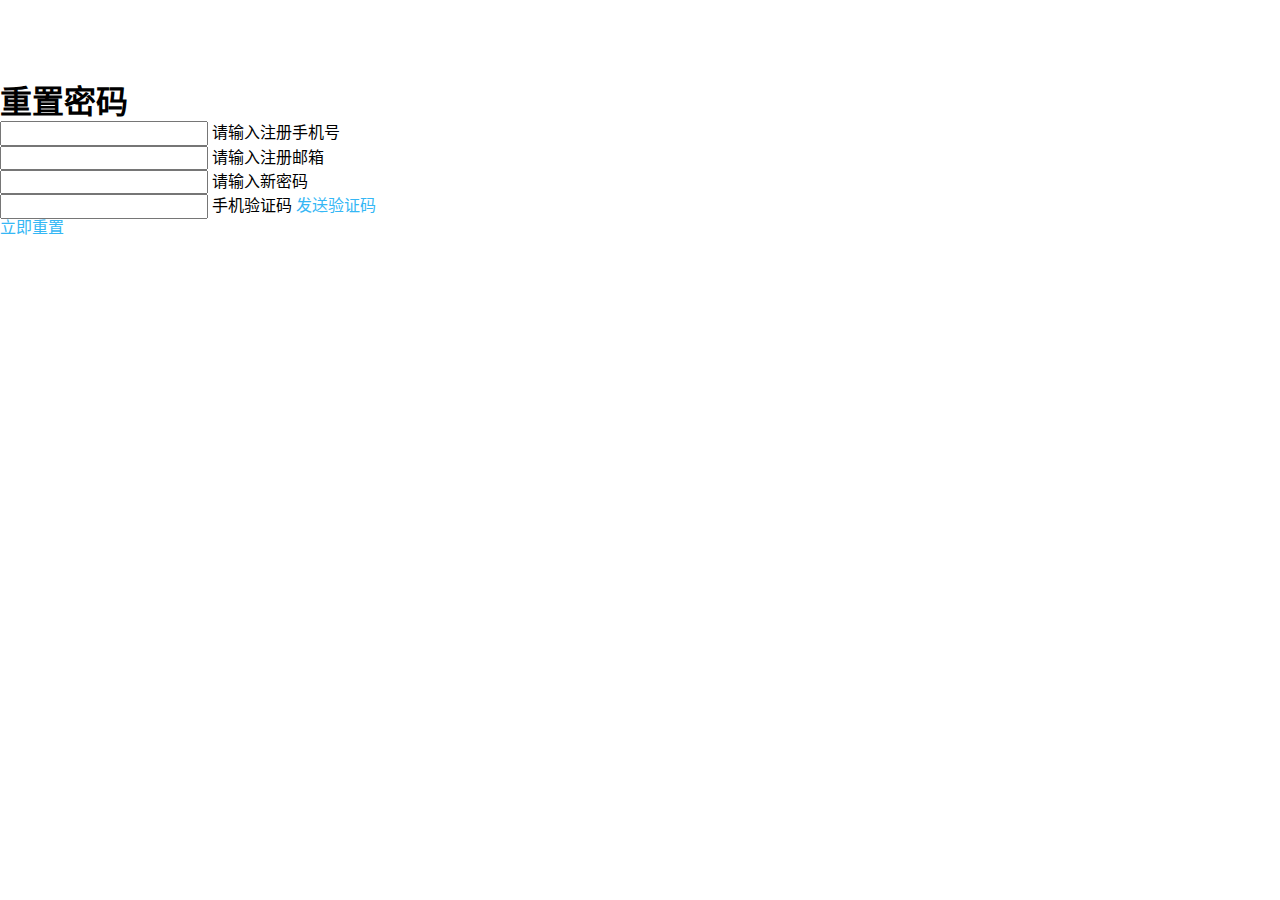
<file: forgetPsw.html>
<!DOCTYPE html>
<html lang="zh-CN">
<head>
  <meta charset="UTF-8">
  <meta name="viewport" content="width=device-width, initial-scale=1.0">
  <meta http-equiv="X-UA-Compatible" content="ie=edge">
  <title>重置密码</title>
  <link rel="stylesheet" href="./css/normalize.css">
  <link rel="stylesheet" href="./css/common.css">
</head>
<body>
  <div class="login-content">
    <img class="logo" src="./img/logo-big.png" alt="">
    <h1 class="title">重置密码</h1>
    <div class="form-group">
      <div class="form-item">
        <input class="form-input" type="text">
        <span class="name">请输入注册手机号</span>
      </div>
      <div class="form-item">
        <input class="form-input" type="text">
        <span class="name">请输入注册邮箱</span>
      </div>
      <div class="form-item">
        <input class="form-input" type="password">
        <span class="name">请输入新密码</span>
      </div>
      <div class="form-item">
        <input class="form-input" type="text">
        <span class="name">手机验证码</span>
        <span class="msg-code theme-txt-color" id="j-msgCode">发送验证码</span>
        <span class="msg-code msg-timeDown theme-txt-color" id="j-msgTimeDown"></span>
      </div>
      <div class="form-btn theme-txt-color">立即重置</div>
    </div>
  </div>

  <script src="./js/jquery.min.js"></script>
  <script src="./js/common.js"></script>
</body>
</html>
</file>
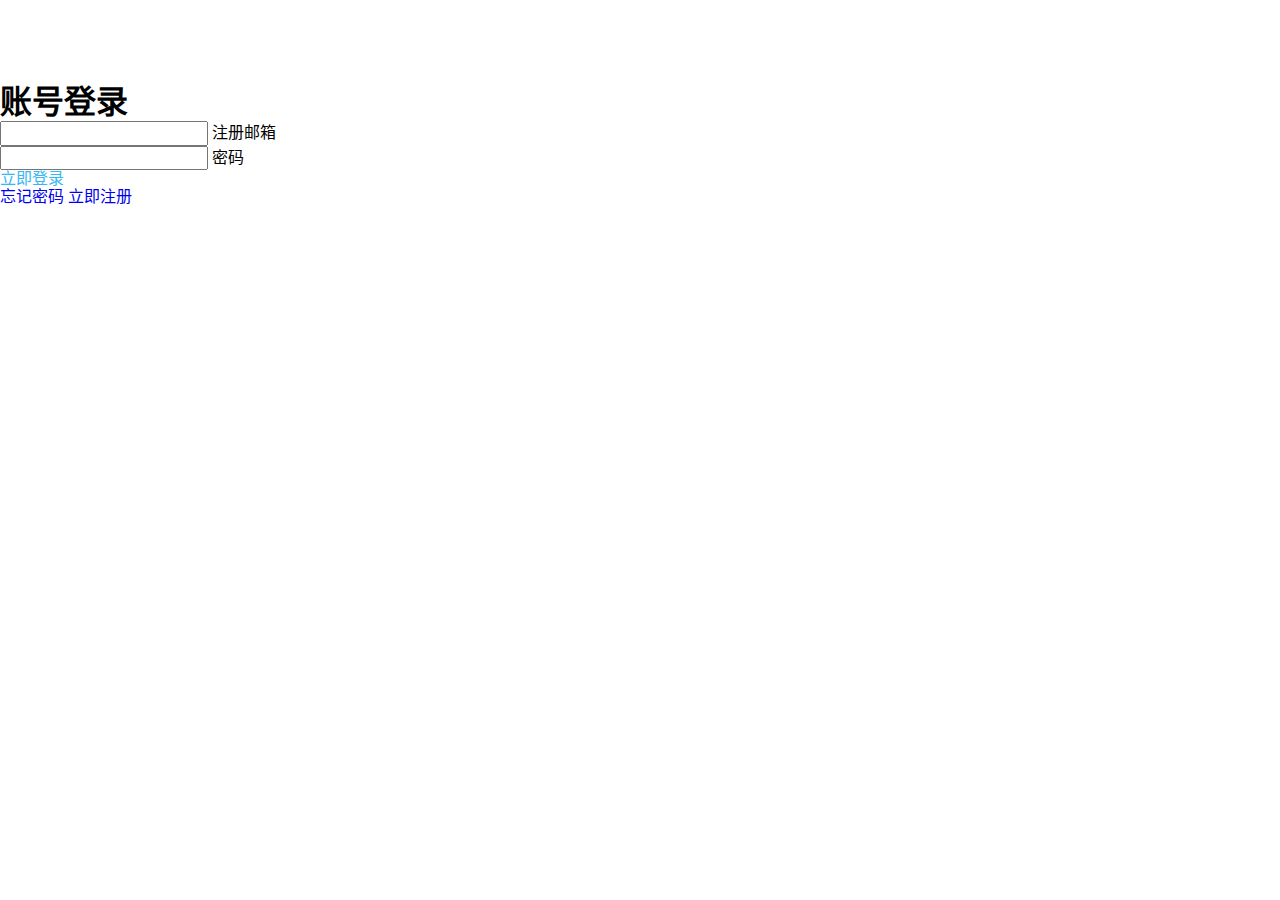
<file: login.html>
<!DOCTYPE html>
<html lang="zh-CN">
<head>
  <meta charset="UTF-8">
  <meta name="viewport" content="width=device-width, initial-scale=1.0">
  <meta http-equiv="X-UA-Compatible" content="ie=edge">
  <title>登录</title>
  <link rel="stylesheet" href="./css/normalize.css">
  <link rel="stylesheet" href="./css/common.css">
</head>
<body>
  <div class="login-content">
    <img class="logo" src="./img/logo-big.png" alt="">
    <h1 class="title">账号登录</h1>
    <div class="form-group">
      <div class="form-item">
        <input class="form-input" type="text">
        <span class="name">注册邮箱</span>
      </div>
      <div class="form-item">
        <input class="form-input" type="password">
        <span class="name">密码</span>
      </div>
      <div class="form-btn theme-txt-color">立即登录</div>
    </div>
    <div class="hint">
      <a href="./forgetPsw.html">忘记密码</a>
      <span class="line"></span>
      <a href="./register.html">立即注册</a>
    </div>
  </div>

  <script src="./js/jquery.min.js"></script>
  <script src="./js/common.js"></script>
</body>
</html>
</file>
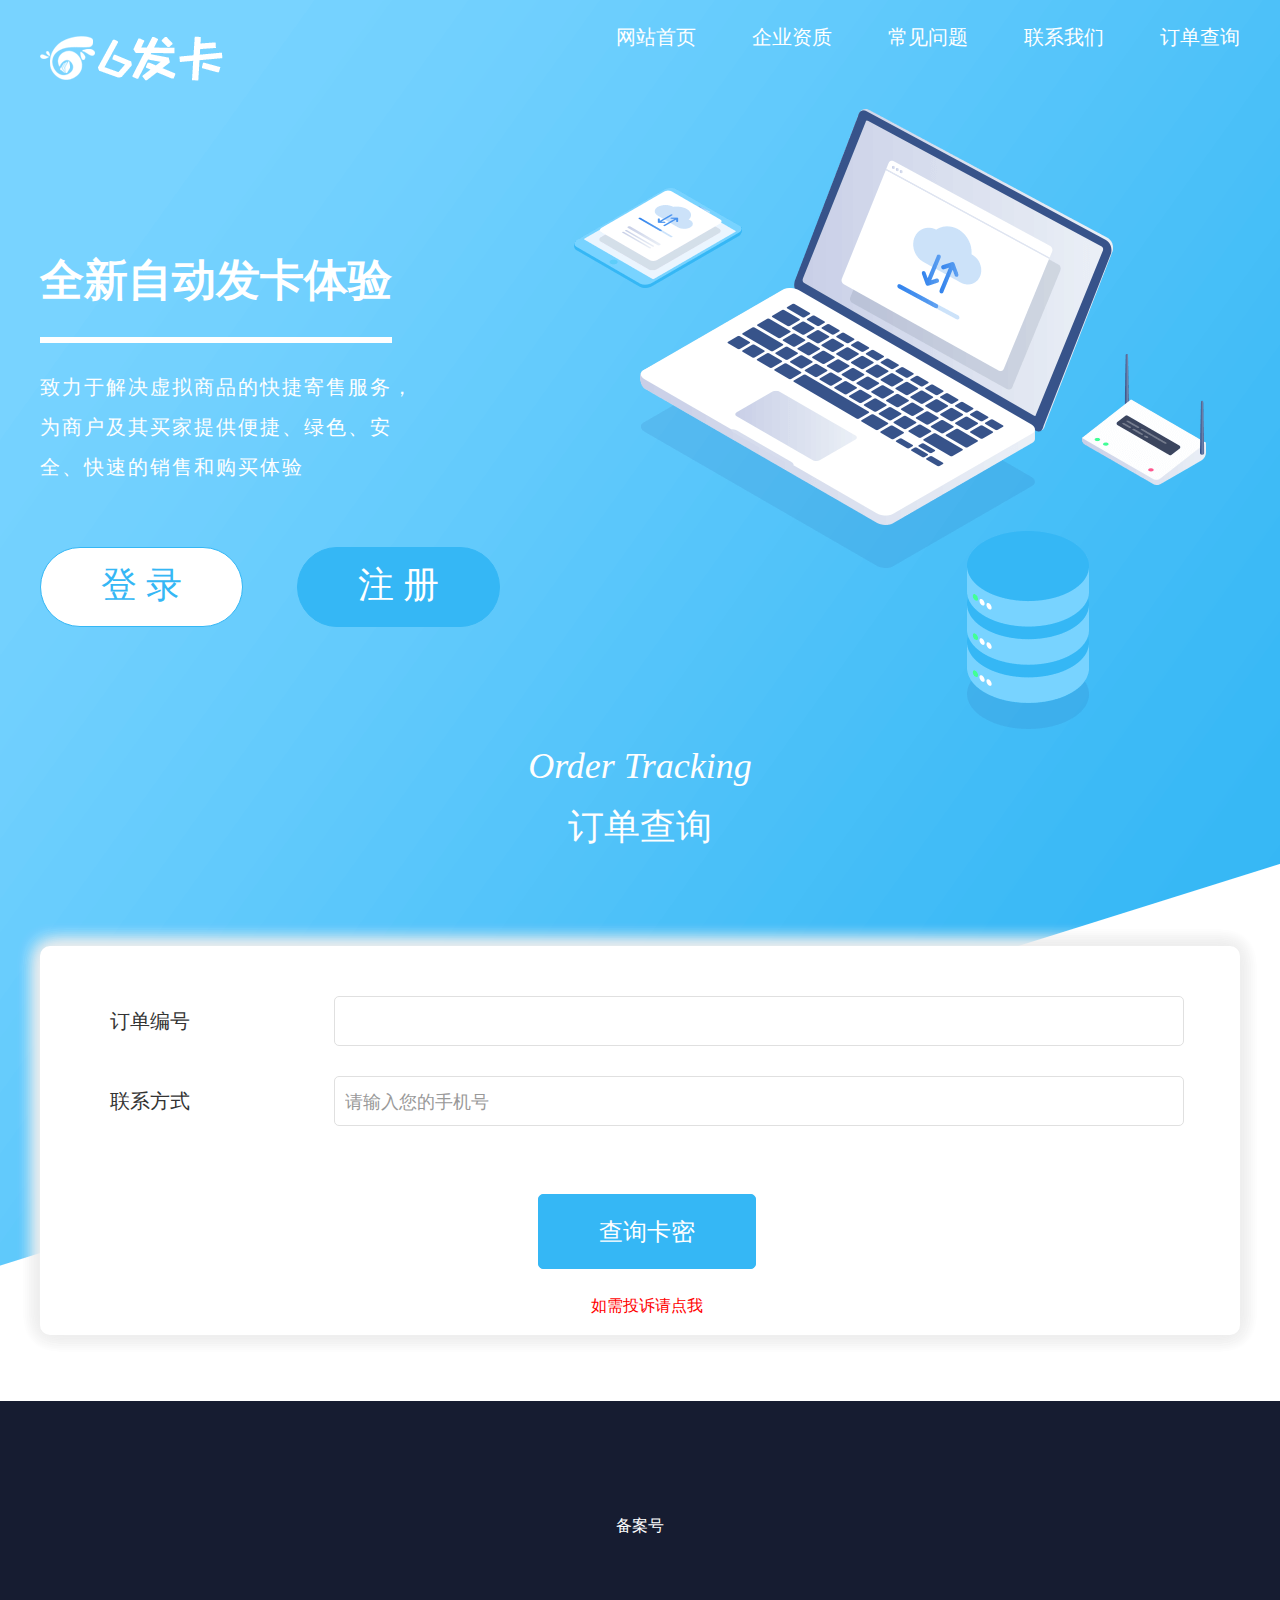
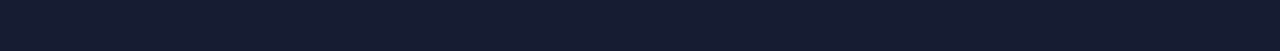
<file: orderQuery.html>
<!DOCTYPE html>
<html lang="en">
<head>
  <meta charset="UTF-8">
  <meta name="viewport" content="width=device-width, initial-scale=1.0">
  <meta http-equiv="X-UA-Compatible" content="ie=edge">
  <title>订单查询</title>
  <link rel="stylesheet" href="./css/normalize.css">
  <link rel="stylesheet" href="./css/common.css">
  <link rel="stylesheet" href="./css/query.css">
</head>
<body>
  <div class="header">
    <div class="nav main-box clearfix">
      <div class="pull-l logo">
        <img src="./img/logo.png" alt="">
      </div>
      <ul class="pull-r clearfix">
        <li class="pull-l nav-item">
          <a href="./index.html">网站首页</a>
        </li>
        <li class="pull-l nav-item">
          <a href="./qualification.html">企业资质</a>
        </li>
        <li class="pull-l nav-item">
          <a href="./problem.html">常见问题</a>
        </li>
        <li class="pull-l nav-item">
          <a href="./contact.html">联系我们</a>
        </li>
        <li class="pull-l nav-item">
          <a href="./orderQuery.html">订单查询</a>
        </li>
      </ul>
    </div>
    <div class="content main-box clearfix">
      <div class="pull-l txt">
        <h1 class="title">全新自动发卡体验</h1>
        <p class="desc">致力于解决虚拟商品的快捷寄售服务，为商户及其买家提供便捷、绿色、安全、快速的销售和购买体验</p>
        <div class="btn-groups">
          <span class="btn btn-normal mr-50">登 录</span>
          <span class="btn btn-active">注 册</span>
        </div>
      </div>
      <div class="pull-r">
        <img src="./img/header-r.png" alt="">
      </div>
    </div>
  </div>

  <div class="main-content">
    <div class="main-titile">
      <p class="title-en">Order Tracking</p>
      <p class="title-cn">订单查询</p>
    </div>
    <div class="main-box">
      <div class="query-wrapper box-shadow">
        <div class="query-condition">
          <div class="query-item clearfix">
            <div class="name pull-l">订单编号</div>
            <input class="input pull-r" type="text">
          </div>
          <div class="query-item clearfix">
            <div class="name pull-l">联系方式</div>
            <input class="input pull-r" type="text" placeholder="请输入您的手机号">
          </div>
          <div class="align-center">
            <div class="btn btn-active btn-query" id="j-query">查询卡密</div>
          </div>
          <div class="align-center">
            <a href="./complain.html" class="hint">如需投诉请点我</a>
          </div>
        </div>

        <div class="query-result">
          <div class="query-item clearfix">
            <div class="name pull-l">订单编号:</div>
            <div class="value pull-l">6512645326451</div>
          </div>
          <div class="query-item clearfix">
            <div class="name pull-l">订单时间:</div>
            <div class="value pull-l">2018-09-19 22:00:00</div>
          </div>
          <div class="query-item clearfix">
            <div class="name pull-l">订单金额:</div>
            <div class="value pull-l">100</div>
          </div>
          <div class="query-item clearfix">
            <div class="name pull-l">支付金额:</div>
            <div class="value pull-l">100</div>
          </div>
          <div class="query-item clearfix">
            <div class="name pull-l">订单时间:</div>
            <div class="value pull-l">
              <ul class="kami-list">
                <li>卡号6512645326451 卡密561236</li>
                <li>卡号6512645326451 卡密561236</li>
                <li>卡号6512645326451 卡密561236</li>
              </ul>
            </div>
          </div>
          <div class="query-item clearfix">
            <div class="name pull-l">订单状态:</div>
            <div class="value pull-l">完成付款订单完成</div>
          </div>
        </div>
      </div>
    </div>
  </div>

  <div class="footer">备案号</div>

  <script src="./js/jquery.min.js"></script>
  <script>
    function query() {
      $('.query-condition').hide().siblings('.query-result').show();
    }
    $('#j-query').on('click', function() {
      query();
    });
  </script>
</body>
</html>
</file>
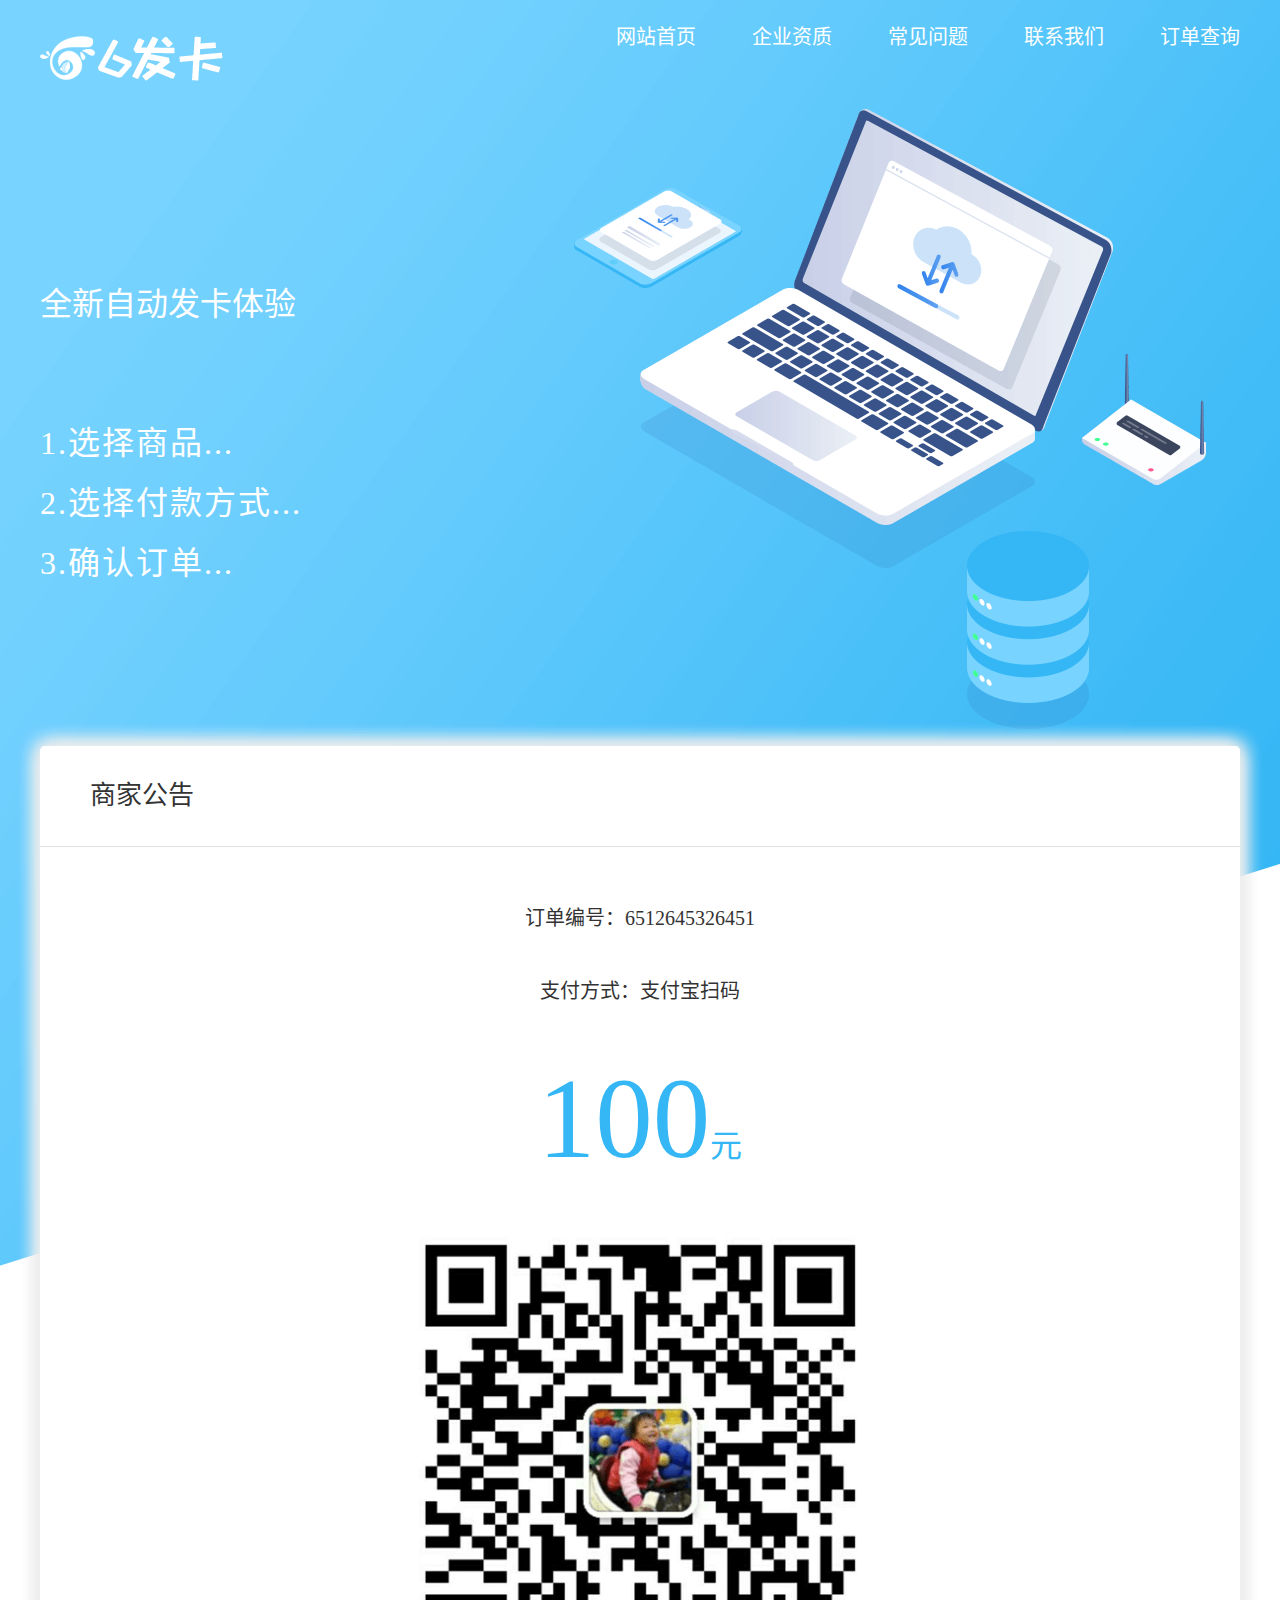
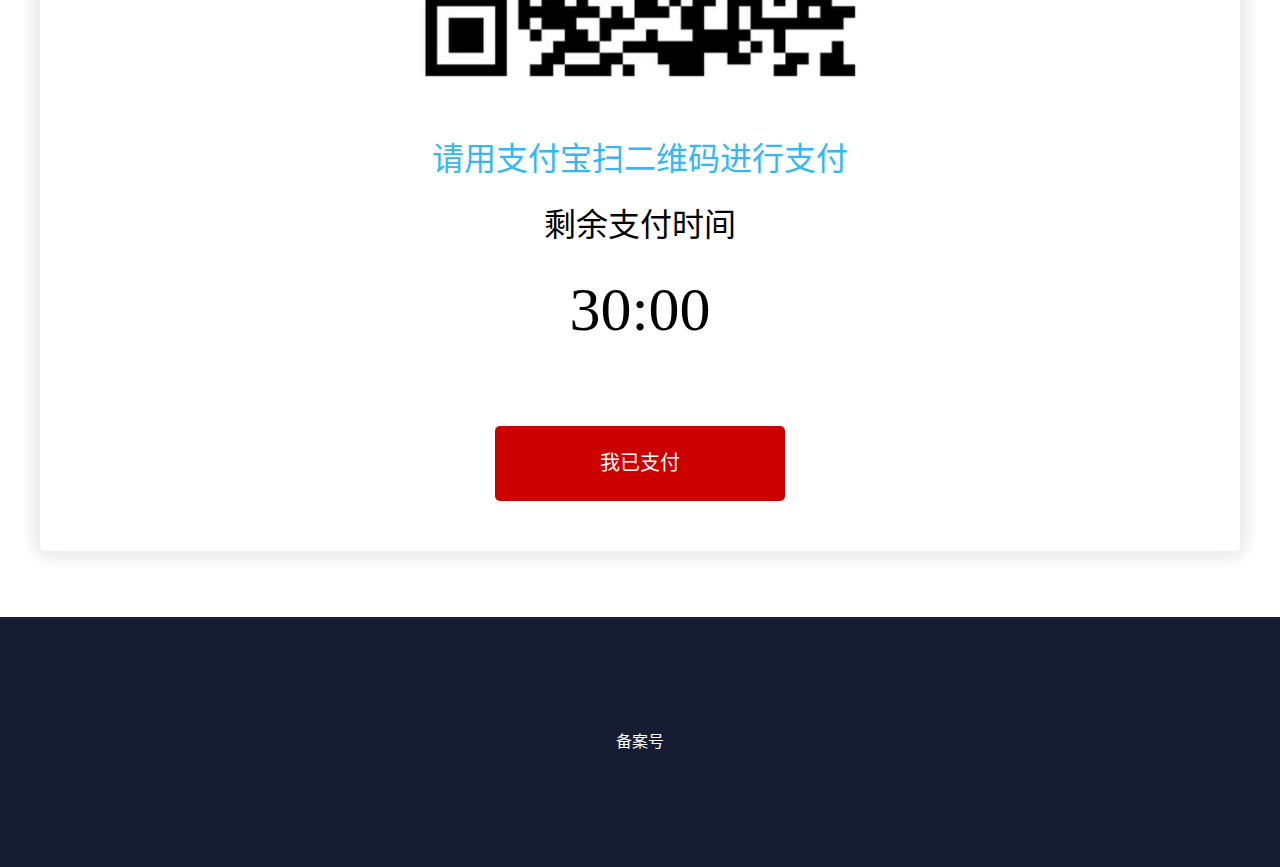
<file: orderResult.html>
<!DOCTYPE html>
<html lang="zh-CN">
<head>
  <meta charset="UTF-8">
  <meta name="viewport" content="width=device-width, initial-scale=1.0">
  <meta http-equiv="X-UA-Compatible" content="ie=edge">
  <title>购买</title>
  <link rel="stylesheet" href="./css/normalize.css">
  <link rel="stylesheet" href="./css/common.css">
  <link rel="stylesheet" href="./css/buy.css">
</head>
<body class="special">
  <div class="header">
    <div class="nav main-box clearfix">
      <div class="pull-l logo">
        <img src="./img/logo.png" alt="">
      </div>
      <ul class="pull-r clearfix">
        <li class="pull-l nav-item">
          <a href="./index.html">网站首页</a>
        </li>
        <li class="pull-l nav-item">
          <a href="./qualification.html">企业资质</a>
        </li>
        <li class="pull-l nav-item">
          <a href="./problem.html">常见问题</a>
        </li>
        <li class="pull-l nav-item">
          <a href="./contact.html">联系我们</a>
        </li>
        <li class="pull-l nav-item">
          <a href="./orderQuery.html">订单查询</a>
        </li>
      </ul>
    </div>
    <div class="content main-box clearfix">
      <div class="pull-l txt">
        <h1 class="title">全新自动发卡体验</h1>
        <p class="desc">1.选择商品...</p>
        <p class="desc">2.选择付款方式...</p>
        <p class="desc">3.确认订单...</p>
      </div>
      <div class="pull-r">
        <img src="./img/header-r.png" alt="">
      </div>
    </div>
  </div>

  <div class="main-content">
    <div class="main-box">
      <div class="wrapper box-shadow">
        <p class="top-title">商家公告</p>
        <div class="section order-result">
          <p class="order-number">订单编号：6512645326451</p>
          <p class="order-pay-type">支付方式：支付宝扫码</p>
          <p class="order-pay-amount theme-txt-color"><span>100</span>元</p>
          <div class="qr-code">
            <img src="./img/qrcode1.png" alt="">
          </div>
          <p class="hint theme-txt-color">请用支付宝扫二维码进行支付</p>
          <p class="hint">剩余支付时间</p>
          <p class="time">30:00</p>
        </div>
        <div class="btn-pay" id="j-hasPayed">我已支付</div>
      </div>
    </div>
  </div>


  <div class="footer">备案号</div>

  <script src="./js/jquery.min.js"></script>
</body>
</html>
</file>
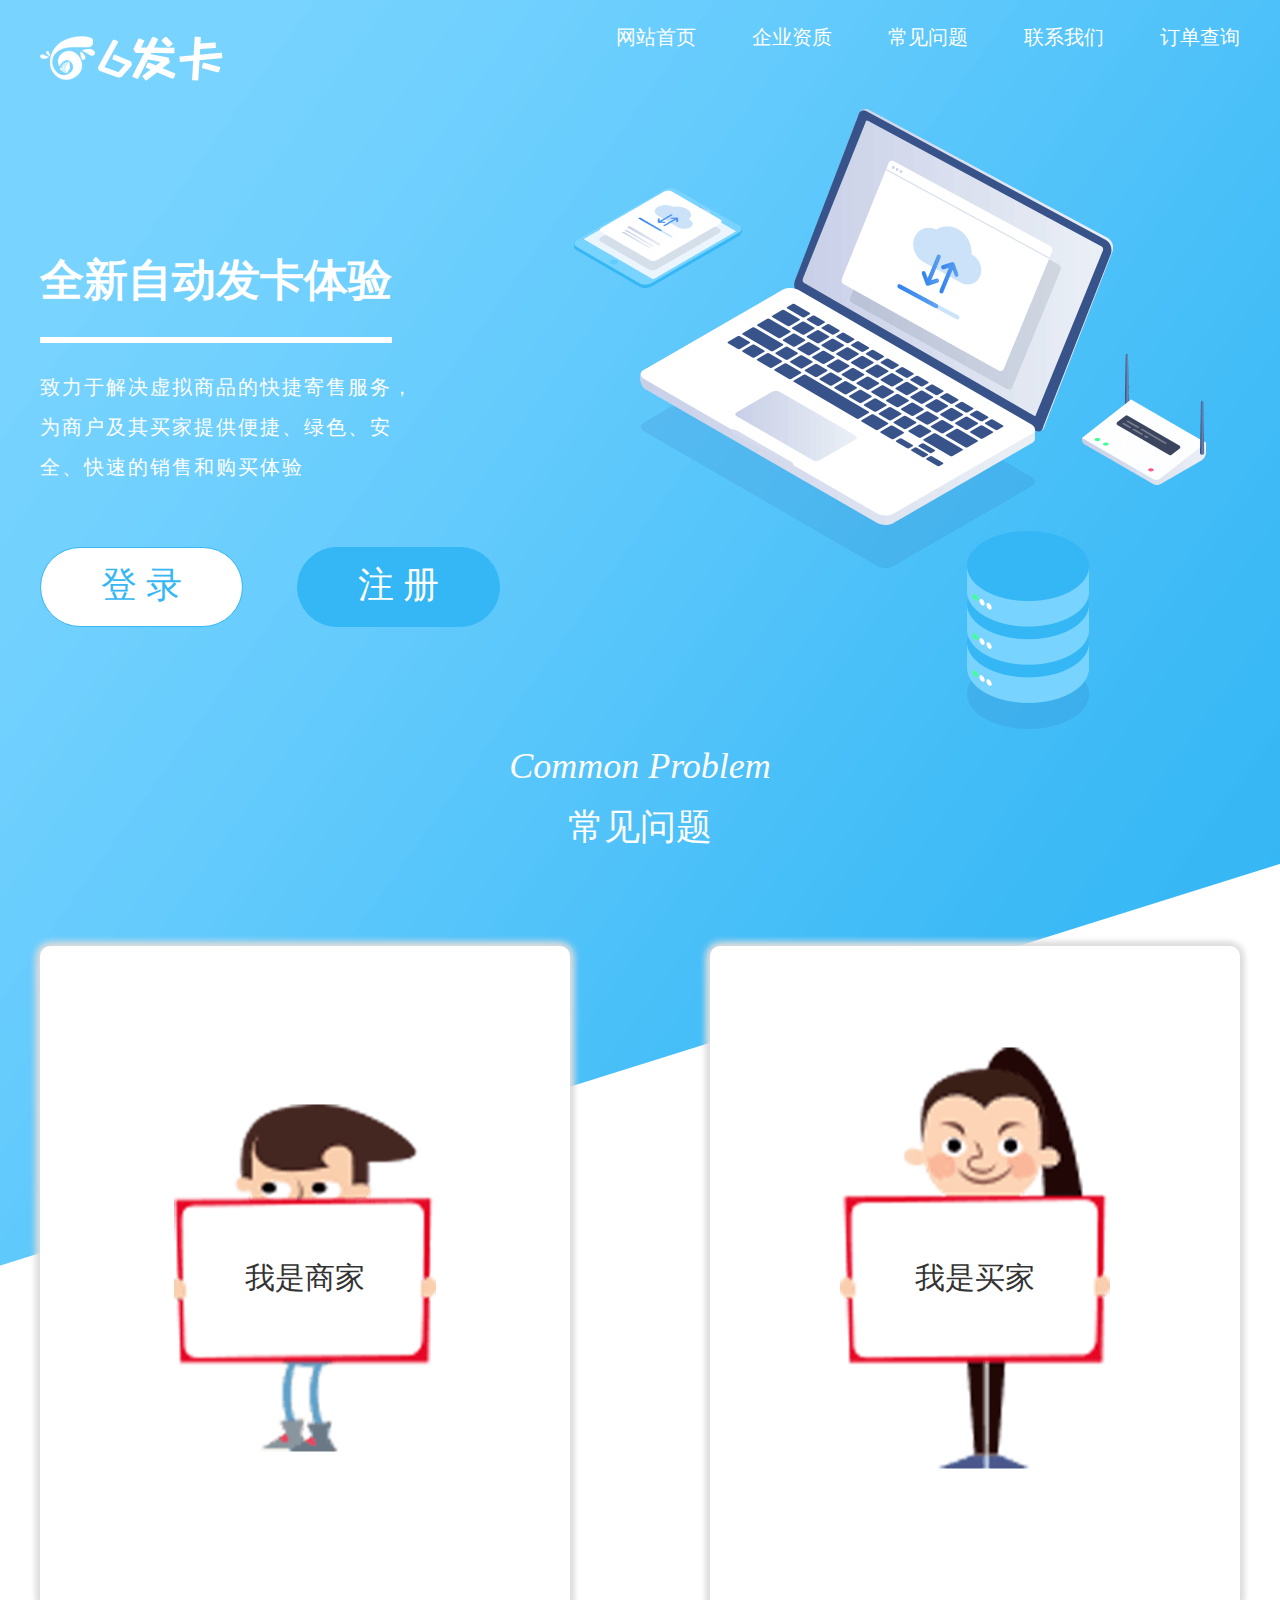
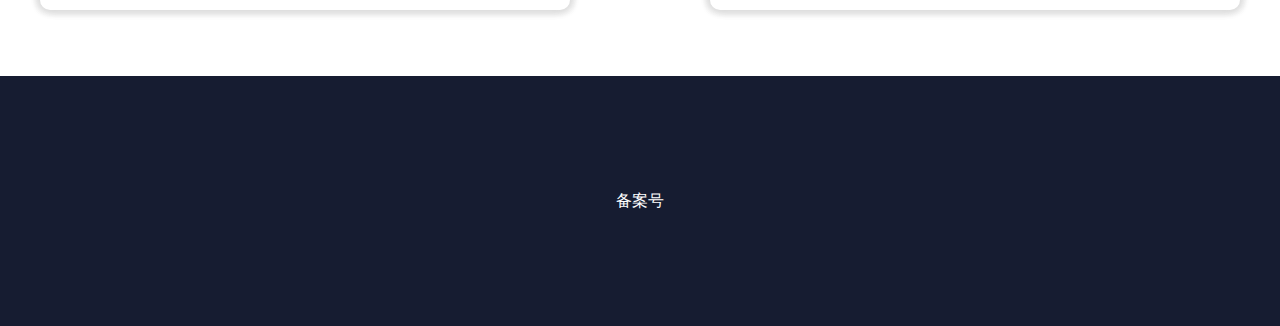
<file: problem.html>
<!DOCTYPE html>
<html lang="en">
<head>
  <meta charset="UTF-8">
  <meta name="viewport" content="width=device-width, initial-scale=1.0">
  <meta http-equiv="X-UA-Compatible" content="ie=edge">
  <title>常见问题</title>
  <link rel="stylesheet" href="./css/normalize.css">
  <link rel="stylesheet" href="./css/common.css">
  <link rel="stylesheet" href="./css/problem.css">
</head>
<body>
  <div class="header">
    <div class="nav main-box clearfix">
      <div class="pull-l logo">
        <img src="./img/logo.png" alt="">
      </div>
      <ul class="pull-r clearfix">
        <li class="pull-l nav-item">
          <a href="./index.html">网站首页</a>
        </li>
        <li class="pull-l nav-item">
          <a href="./qualification.html">企业资质</a>
        </li>
        <li class="pull-l nav-item">
          <a href="./problem.html">常见问题</a>
        </li>
        <li class="pull-l nav-item">
          <a href="./contact.html">联系我们</a>
        </li>
        <li class="pull-l nav-item">
          <a href="./orderQuery.html">订单查询</a>
        </li>
      </ul>
    </div>
    <div class="content main-box clearfix">
      <div class="pull-l txt">
        <h1 class="title">全新自动发卡体验</h1>
        <p class="desc">致力于解决虚拟商品的快捷寄售服务，为商户及其买家提供便捷、绿色、安全、快速的销售和购买体验</p>
        <div class="btn-groups">
          <span class="btn btn-normal mr-50">登 录</span>
          <span class="btn btn-active">注 册</span>
        </div>
      </div>
      <div class="pull-r">
        <img src="./img/header-r.png" alt="">
      </div>
    </div>
  </div>

  <div class="main-content">
    <div class="main-titile">
      <p class="title-en">Common Problem</p>
      <p class="title-cn">常见问题</p>
    </div>
    <div class="main-box clearfix">
      <div class="problem-card pull-l">
        <div class="problem-icon">
          <img src="./img/seller.png" alt="">
          <p>我是商家</p>
        </div>

        <div class="problem-list-wrapper">
          <h1 class="list-title">我是商家</h1>
          <ul class="problem-list">
            <li class="problem-item">
              <div class="item-content">
                <p class="item-title">Q:怎么入住6发卡平台成为商户？</p>
                <p class="item-desc">A:通过平台的账户注册，就可以免费入住6发卡，快速享受卡密销售</p>
              </div>
            </li>
            <li class="problem-item">
              <div class="item-content">
                <p class="item-title">Q:怎么通过平台销售虚拟商品？</p>
                <p class="item-desc">A:通过平台的账户注册，就可以免费入住6发卡，快速享受卡密销售</p>
              </div>
            </li>
            <li class="problem-item">
              <div class="item-content">
                <p class="item-title">Q:平台可以销售哪些商品？</p>
                <p class="item-desc">A:通过平台的账户注册，就可以免费入住6发卡，快速享受卡密销售</p>
              </div>
            </li>
            <li class="problem-item">
              <div class="item-content">
                <p class="item-title">Q:结算商户的类型可以有哪些？</p>
                <p class="item-desc">A:通过平台的账户注册，就可以免费入住6发卡，快速享受卡密销售</p>
              </div>
            </li>
            <li class="problem-item">
              <div class="item-content">
                <p class="item-title">Q:6发卡平台安全吗？</p>
                <p class="item-desc">A:通过平台的账户注册，就可以免费入住6发卡，快速享受卡密销售</p>
              </div>
            </li>
            <li class="problem-item">
              <div class="item-content">
                <p class="item-title">Q:账户的金额满多少可以自动结算？</p>
                <p class="item-desc">A:通过平台的账户注册，就可以免费入住6发卡，快速享受卡密销售</p>
              </div>
            </li>
            <li class="problem-item">
              <div class="item-content">
                <p class="item-title">Q:我的账户资金安全吗？</p>
                <p class="item-desc">A:通过平台的账户注册，就可以免费入住6发卡，快速享受卡密销售</p>
              </div>
            </li>
            <li class="problem-item">
              <div class="item-content">
                <p class="item-title">Q:我的账户资金安全吗？</p>
                <p class="item-desc">A:通过平台的账户注册，就可以免费入住6发卡，快速享受卡密销售</p>
              </div>
            </li>
            <li class="problem-item">
              <div class="item-content">
                <p class="item-title">Q:我的账户资金安全吗？</p>
                <p class="item-desc">A:通过平台的账户注册，就可以免费入住6发卡，快速享受卡密销售</p>
              </div>
            </li>
            <li class="problem-item">
              <div class="item-content">
                <p class="item-title">Q:我的账户资金安全吗？</p>
                <p class="item-desc">A:通过平台的账户注册，就可以免费入住6发卡，快速享受卡密销售</p>
              </div>
            </li>
          </ul>
        </div>
      </div>
      <div class="problem-card problem-buyer pull-r">
        <div class="problem-icon">
          <img src="./img/buyer.png" alt="">
          <p>我是买家</p>
        </div>

        <div class="problem-list-wrapper">
            <h1 class="list-title">我是买家</h1>
            <ul class="problem-list">
              <li class="problem-item">
                <div class="item-content">
                  <p class="item-title">Q:我购买了商品，怎么查询订单？</p>
                  <p class="item-desc">A:通过平台的订单查询功能，输入您下单时生成的订单编号，就能查询订单，提取卡密哦。</p>
                </div>
              </li>
              <li class="problem-item">
                <div class="item-content">
                  <p class="item-title">Q:我买到了假卡，或者卡密不能使用怎么办？</p>
                  <p class="item-desc">A:通过平台的账户注册，就可以免费入住6发卡，快速享受卡密销售</p>
                </div>
              </li>
              <li class="problem-item">
                <div class="item-content">
                  <p class="item-title">Q:买家如何获取卡密信息？</p>
                  <p class="item-desc">A:通过平台的账户注册，就可以免费入住6发卡，快速享受卡密销售</p>
                </div>
              </li>
              <li class="problem-item">
                <div class="item-content">
                  <p class="item-title">Q:结算商户的类型可以有哪些？</p>
                  <p class="item-desc">A:通过平台的账户注册，就可以免费入住6发卡，快速享受卡密销售</p>
                </div>
              </li>
            </ul>
          </div>
      </div>
    </div>
  </div>

  <div class="footer">备案号</div>

  <script src="./js/jquery.min.js"></script>
  <script src="./js/problem.js"></script>
</body>
</html>
</file>
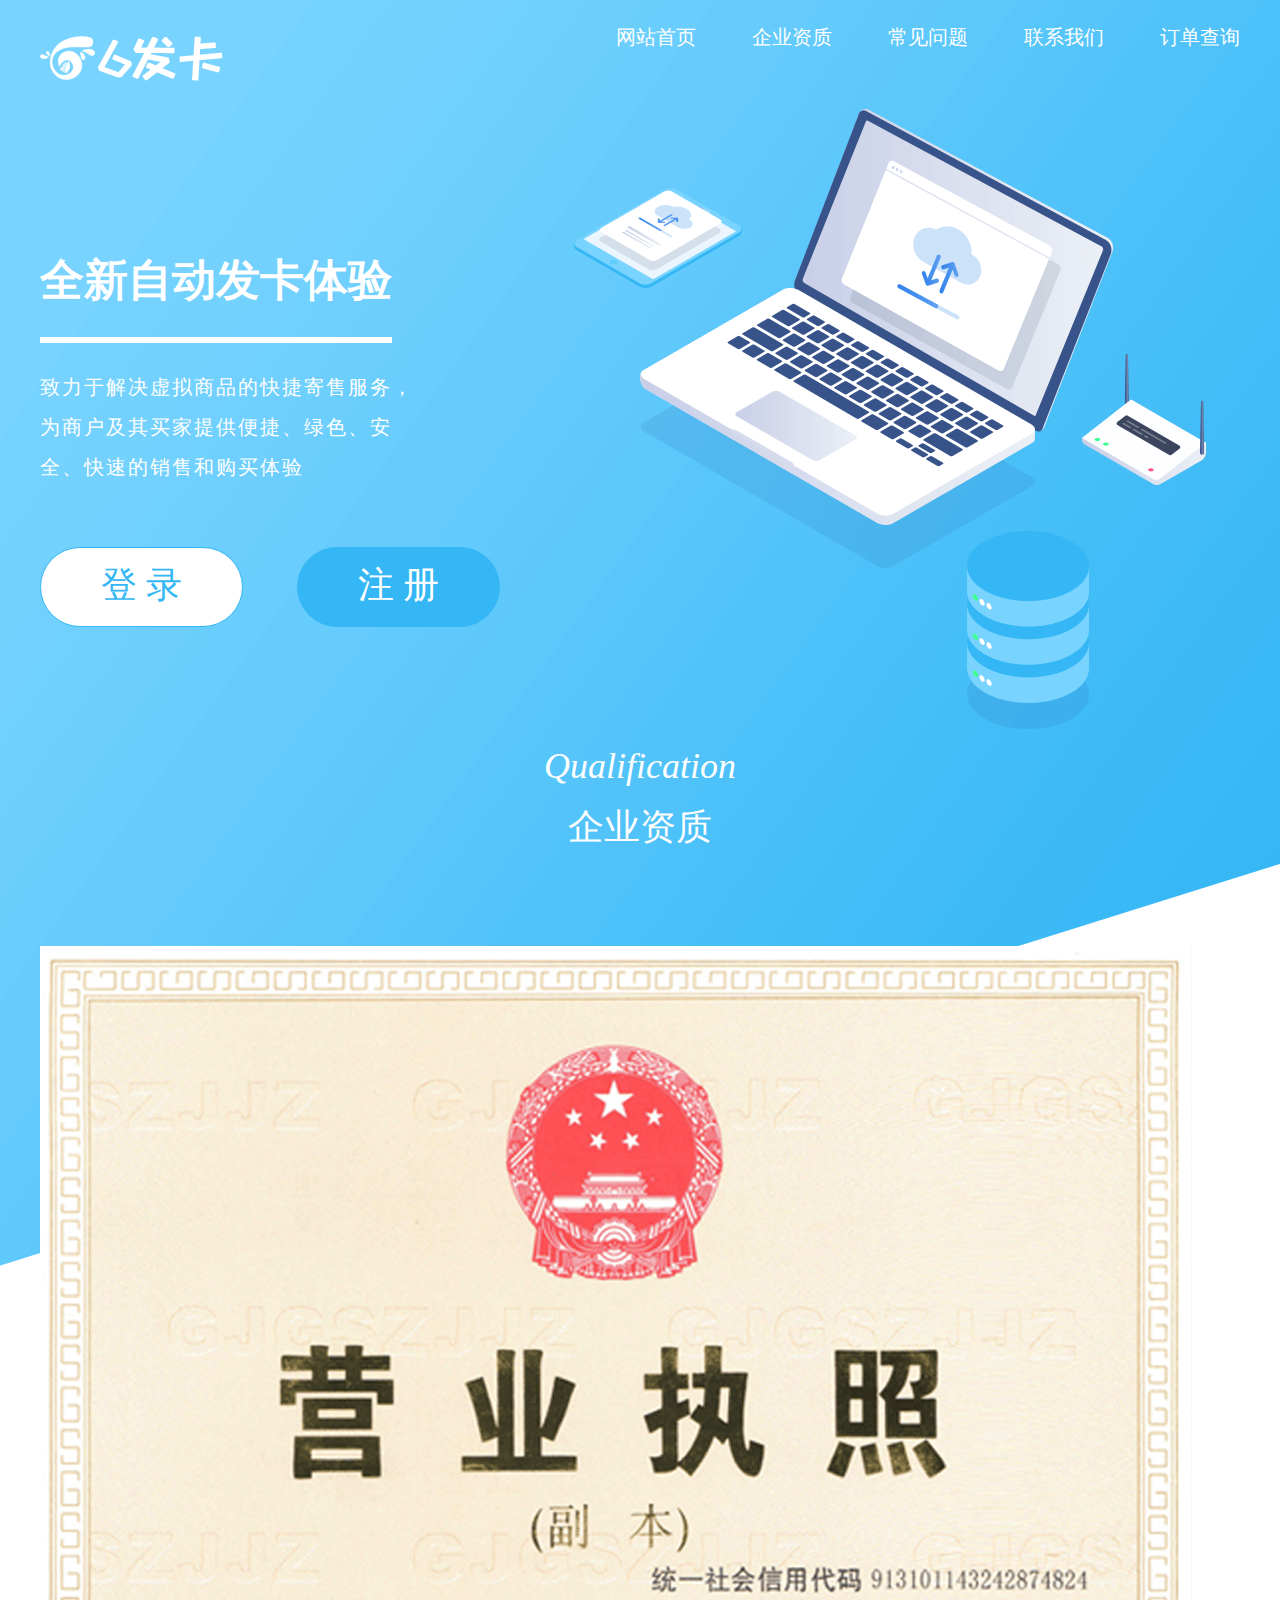
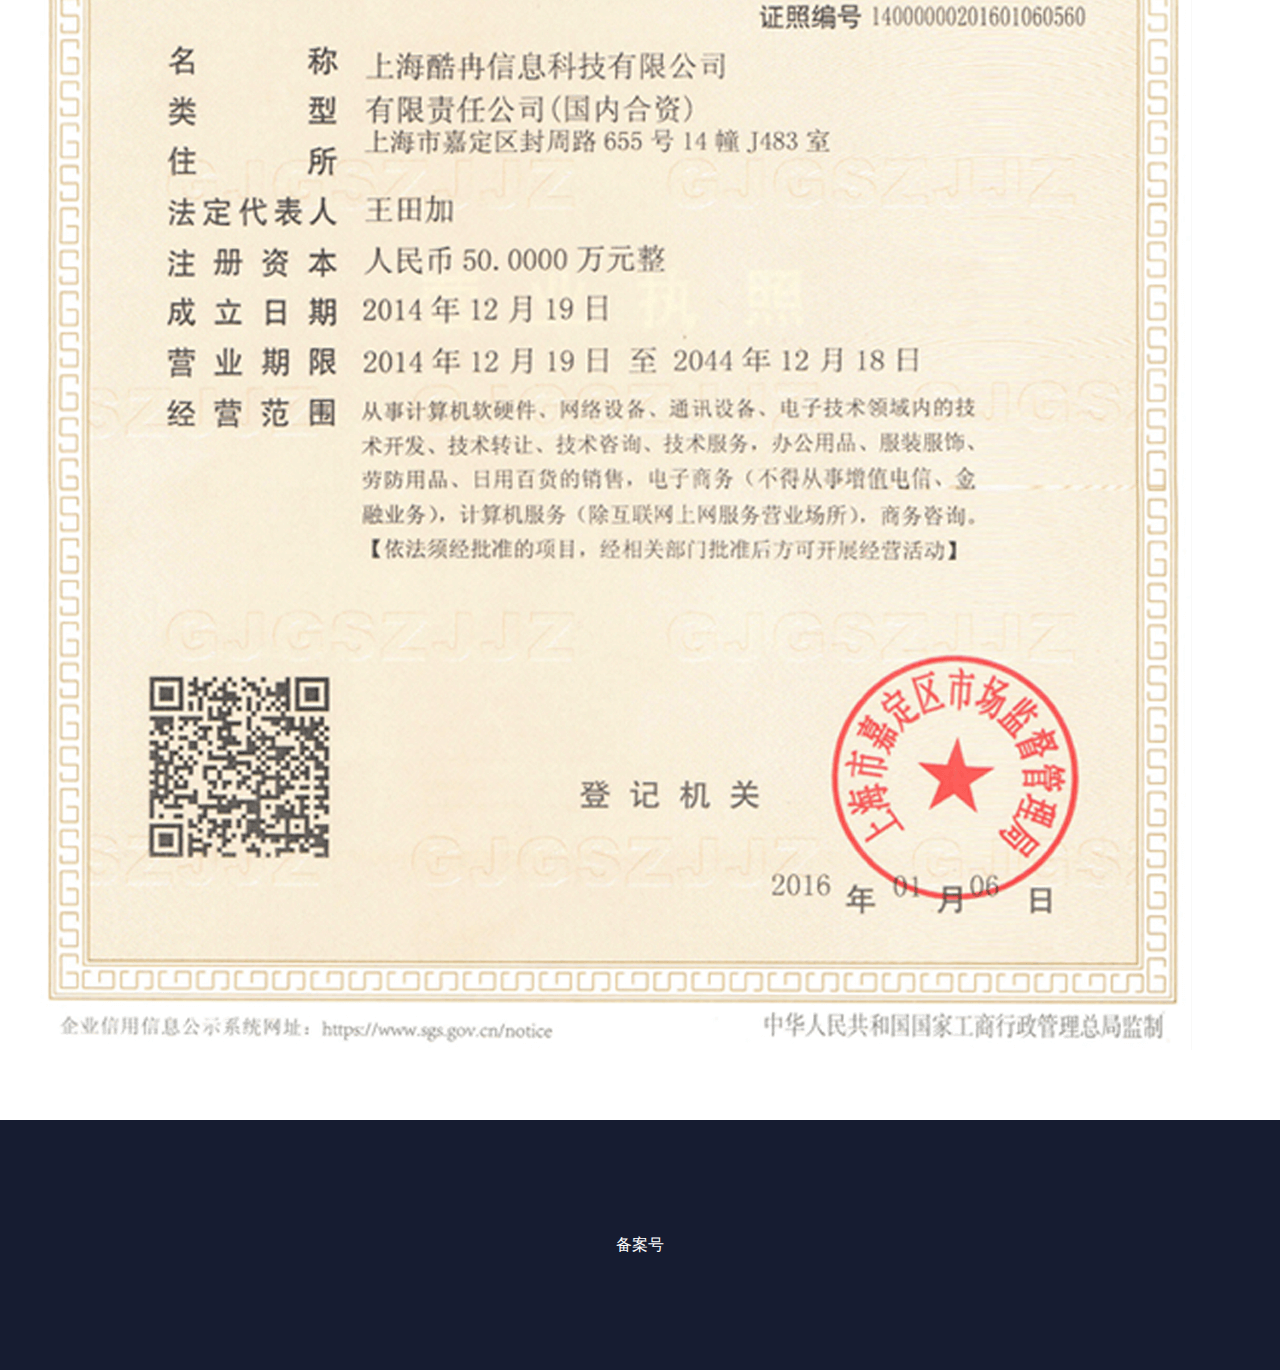
<file: qualification.html>
<!DOCTYPE html>
<html lang="en">
<head>
  <meta charset="UTF-8">
  <meta name="viewport" content="width=device-width, initial-scale=1.0">
  <meta http-equiv="X-UA-Compatible" content="ie=edge">
  <title>企业资质</title>
  <link rel="stylesheet" href="./css/normalize.css">
  <link rel="stylesheet" href="./css/common.css">
</head>
<body>
  <div class="header">
    <div class="nav main-box clearfix">
      <div class="pull-l logo">
        <img src="./img/logo.png" alt="">
      </div>
      <ul class="pull-r clearfix">
        <li class="pull-l nav-item">
          <a href="./index.html">网站首页</a>
        </li>
        <li class="pull-l nav-item">
          <a href="./qualification.html">企业资质</a>
        </li>
        <li class="pull-l nav-item">
          <a href="./problem.html">常见问题</a>
        </li>
        <li class="pull-l nav-item">
          <a href="./contact.html">联系我们</a>
        </li>
        <li class="pull-l nav-item">
          <a href="./orderQuery.html">订单查询</a>
        </li>
      </ul>
    </div>
    <div class="content main-box clearfix">
      <div class="pull-l txt">
        <h1 class="title">全新自动发卡体验</h1>
        <p class="desc">致力于解决虚拟商品的快捷寄售服务，为商户及其买家提供便捷、绿色、安全、快速的销售和购买体验</p>
        <div class="btn-groups">
          <span class="btn btn-normal mr-50">登 录</span>
          <span class="btn btn-active">注 册</span>
        </div>
      </div>
      <div class="pull-r">
        <img src="./img/header-r.png" alt="">
      </div>
    </div>
  </div>

  <div class="main-content">
    <div class="main-titile">
      <p class="title-en">Qualification</p>
      <p class="title-cn">企业资质</p>
    </div>
    <div class="main-box">
      <img src="./img/qualification.png" alt="">
    </div>
  </div>

  <div class="footer">备案号</div>
</body>
</html>
</file>
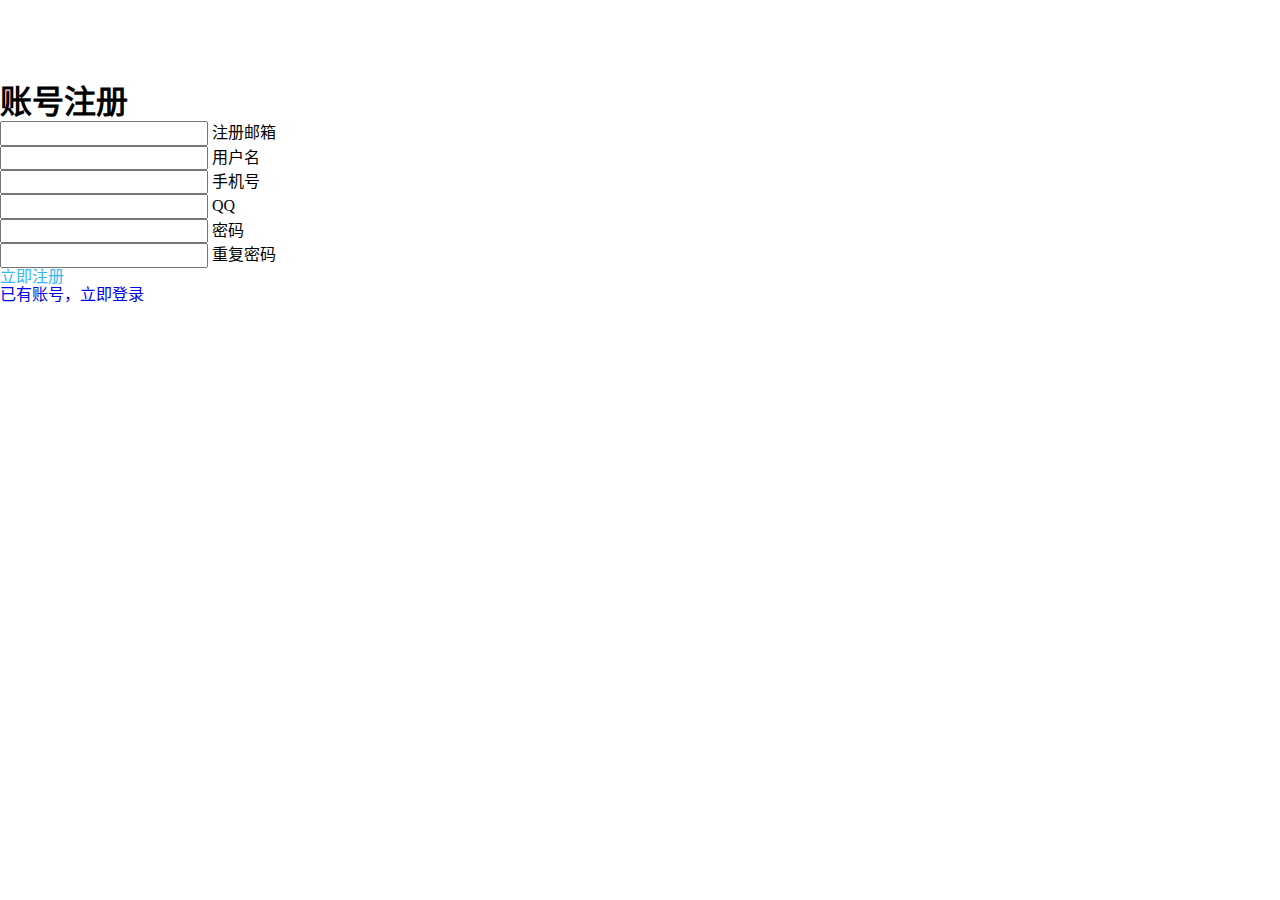
<file: register.html>
<!DOCTYPE html>
<html lang="zh-CN">
<head>
  <meta charset="UTF-8">
  <meta name="viewport" content="width=device-width, initial-scale=1.0">
  <meta http-equiv="X-UA-Compatible" content="ie=edge">
  <title>注册</title>
  <link rel="stylesheet" href="./css/normalize.css">
  <link rel="stylesheet" href="./css/common.css">
</head>
<body>
  <div class="login-content">
    <img class="logo" src="./img/logo-big.png" alt="">
    <h1 class="title">账号注册</h1>
    <div class="form-group">
      <div class="form-item">
        <input class="form-input" type="text">
        <span class="name">注册邮箱</span>
      </div>
      <div class="form-item">
        <input class="form-input" type="text">
        <span class="name">用户名</span>
      </div>
      <div class="form-item">
        <input class="form-input" type="text">
        <span class="name">手机号</span>
      </div>
      <div class="form-item">
        <input class="form-input" type="text">
        <span class="name">QQ</span>
      </div>
      <div class="form-item">
        <input class="form-input" type="password">
        <span class="name">密码</span>
      </div>
      <div class="form-item">
        <input class="form-input" type="password">
        <span class="name">重复密码</span>
      </div>
      <div class="form-btn theme-txt-color">立即注册</div>
    </div>
    <div class="hint">
      <a href="./login.html">已有账号，立即登录</a>
    </div>
  </div>

  <script src="./js/jquery.min.js"></script>
  <script src="./js/common.js"></script>
</body>
</html>
</file>
<file: css/common.css>
*, *::after, *::before {
  box-sizing: border-box;
}
ul, li, h1, h2, h3, h4, h5, h6, p {
  margin: 0;
  padding: 0;
}
ul, li {
  list-style: none;
}
a {
  text-decoration: none;
}
input::-webkit-outer-spin-button,
input::-webkit-inner-spin-button {
  -webkit-appearance: none;
}
input[type="number"]{
  -moz-appearance: textfield;
}

.theme-txt-color {
  color: #35b7f5;
}
.theme-bg-color {
  background-color: #35b7f5;
}
.color-333 {
  color: #333;
}
.color-666 {
  color: #666;
}
.color-999 {
  color: #999;
}
.pull-l {
  float: left;
}
.pull-r {
  float: right;
}
.clearfix::after {
  content: '';
  display: table;
  clear: both;
  height: 0;
  visibility: hidden;
}
.align-center {
  text-align: center;
}
.main-box {
  width: 1200px;
  margin: 0 auto;
}
body {
  background-color: #fff;
}
.mr-50 {
  margin-right: 50px;
}

.btn {
  display: inline-block;
  height: 80px;
  line-height: 75px;
  font-size: 36px;
  border-radius: 40px;
  padding: 0 60px;
  transition: all 300ms;
  cursor: pointer;
}
.btn-normal {
  color: #35b7f5;
  border: 1px solid #35b7f5;
  background-color: #fff;
}
.btn-normal:hover {
  color: #fff;
  border: 1px solid #78d3ff;
  background-color: #78d3ff;
}
.btn-normal:active {
  color: #fff;
  border: 1px solid #35b7f5;
  background-color: #35b7f5;
}
.btn-active {
  color: #fff;
  border: 1px solid #35b7f5;
  background-color: #35b7f5;
}
.btn-active:hover {
  color: #fff;
  border: 1px solid #78d3ff;
  background-color: #78d3ff;
}
.btn-active:active {
  color: #fff;
  border: 1px solid #00537a;
  background-color: #00537a;
}

.box-shadow {
  box-shadow: -1px -1px 20px #ededed,
              -1px 1px 20px #ededed,
              1px -1px 20px #ededed,
              1px 1px 20px #ededed;
}

.form-control {
  width: 100%;
  height: 50px;
  padding: 0 10px;
  border: 1px solid #e0e0e0;
  border-radius: 5px;
  outline: none;
}

.header {
  width: 100%;
  height: 1266px;
  background: url('../img/header-bg.png') no-repeat center/100% 100%;
}
.header .logo {
  margin-top: 36px;
}
.header .nav-item {
  margin-top: 26px;
  margin-left: 56px;
}
.header .nav-item a {
  font-size: 20px;
  color: #fff;
}
.header .content {
  color: #fff;
}
.header .content .txt {
  width: 500px;
  margin-top: 170px;
}
.header .content .txt .title {
  display: inline-block;
  padding-bottom: 30px;
  margin-bottom: 24px;
  font-size: 44px;
  border-bottom: 6px solid #fff;
}
.header .content .txt .desc {
  width: 390px;
  line-height: 40px;
  font-size: 20px;
  letter-spacing: 2px;
}
.special .header .content .txt {
  margin-top: 200px;
}
.special .header .content .txt .title {
  margin-bottom: 70px;
  font-size: 32px;
  font-weight: normal;
  border: none;
}
.special .header .content .txt .desc {
  margin-bottom: 20px;
  font-size: 32px;
}
.header .content .btn-groups {
  margin-top: 60px;
}

.main-content {
  position: relative;
  width: 100%;
  margin-top: -320px;
  padding-bottom: 66px;
}
.main-content .main-titile {
  position: absolute;
  top: -200px;
  left: 50%;
  transform: translateX(-50%);
  text-align: center;
  font-size: 36px;
  color: #fefefe;
}
.main-content .main-titile .title-en {
  font-style: italic;
  margin-bottom: 20px;
}
.special .main-content {
  margin-top: -520px;
}

.footer {
  width: 100%;
  height: 250px;
  line-height: 250px;
  text-align: center;
  color: #fff;
  background-color: #161c31;
}

.checkbox {
  position: relative;
  border-radius: 5px;
  border: 1px solid transparent;
  cursor: pointer;
}
.checkbox.active {
  border: 1px solid #35b7f5 !important;
}
.checkbox .checked {
  display: none;
  position: absolute;
  right: 0;
  bottom: 0;
  border-right: 15px solid #35b7f5;
  border-bottom: 8px solid #35b7f5;
  border-top: 8px solid transparent;
  border-left: 15px solid transparent;
}
.checkbox .checked:after {
  position: absolute;
  top: -23px;
  right: -12px;
  content: '✔';
  font-size: 12px;
  color: #fff;
}
.checkbox.active .checked {
  display: block;
}

.mask {
  display: none;
  position: fixed;
  top: 0;
  left: 0;
  right: 0;
  bottom: 0;
  background-color: rgba(0, 0, 0, .5);
  z-index: 9;
}
.popup {
  display: none;
  position: fixed;
  top: 50%;
  left: 50%;
  width: 616px;
  transform: translate(-50%, -50%);
  z-index: 10;
  background-color: #fff;
}
.popup .popup-title {
  width: 100%;
  height: 90px;
  line-height: 90px;
  text-align: center;
  font-size: 32px;
  color: #fff;
  background-color: #35b7f5;
}
</file>
<file: css/index.css>
.main-content .section {
  position: relative;
}
.main-content .section-l,
.main-content .section-r {
  width: 50%;
}
.main-content .section-title {
  position: relative;
  display: inline-block;
  padding-bottom: 24px;
  margin-bottom: 24px;
  font-size: 32px;
  color: #333;
  border-bottom: 10px solid #35b7f5;
}
.main-content .section-title .num {
  position: absolute;
  height: 34px;
  top: -32px;
  left: 50%;
  transform: translateX(-50%);
  overflow: hidden;
  font-size: 44px;
  color: #e0e0e0;
}
.main-content .section-desc {
  width: 470px;
  line-height: 40px;
  font-size: 24px;
  color: #666;
}

.main-content .section-l img {
  width: 592px;
}
.main-content .section1 .section-r {
  padding-top: 140px;
  padding-left: 90px;
}
.main-content .btn {
  margin-top: 60px;
}
.main-content .section2 {
  margin-top: 200px;
}
.main-content .section2 .section-l {
  padding-left: 30px;
}

.main-content .section3 {
  margin-top: 110px;
}

.main-content .section-sup-title {
  position: relative;
  text-align: center;
  font-size: 36px;
  color: #333;
}
.main-content .section-sup-title .num {
  position: absolute;
  height: 34px;
  top: -32px;
  left: 50%;
  transform: translateX(-50%);
  overflow: hidden;
  font-size: 44px;
  color: #e0e0e0;
}
.main-content .section-line {
  text-align: center;
}
.main-content .section-line .line {
  display: inline-block;
  width: 96px;
  height: 3px;
  margin: 14px 0 20px 0;
  background-color: #35b7f5;
}
.main-content .section-sub-title {
  text-align: center;
  font-size: 20px;
  color: #666;
}

.main-content .card-group .card {
  width: 370px;
  height: 314px;
  margin-top: 30px;
  border-radius: 10px;
  transition: all 300ms;
}
.main-content .card-group .card:hover {
  transform: translate(0, -10px);
}
.main-content .section3 .card-group .card {
  background-color: #fff;
}
.main-content .section3 .card-group .card1 {
  position: relative;
  background: url('../img/home-card1.png') no-repeat center;
}
.main-content .section3 .card-group .card1 .txt {
  position: absolute;
  width: 290px;
  top: 160px;
  left: 56px;
  line-height: 30px;
  font-size: 20px;
  color: #333;
}
.main-content .card-group .card2 {
  margin-left: 46px;
}
.main-content .card-group .card .txt-cn {
  margin-top: 50px;
  text-align: center;
  font-size: 116px;
  color: #999;
}
.main-content .card-group .card .txt-line {
  text-align: center;
}
.main-content .card-group .card .txt-line .line {
  display: inline-block;
  width: 134px;
  height: 4px;
  margin: 25px 0;
  background-color: #35b7f5;
}
.main-content .card-group .card .txt-en {
  text-align: center;
  font-size: 32px;
  font-style: italic;
  color: #999;
}

.main-content .section4 {
  margin-top: 190px;
}
.main-content .card-group .card-item {
  width: 33.33%;
  margin-top: 50px;
  text-align: center;
}
.main-content .card-group .card-item .step-icon {
  width: 100%;
  height: 210px;
}
.main-content .card-group .card-item .sup-title {
  margin-bottom: 20px; 
  font-size: 24px;
  color: #333;
}
.main-content .card-group .card-item .sub-title {
  font-size: 16px;
  color: #666;
}

.main-content .section5 {
  margin-top: 150px;
}
.main-content .card-group1 {
  display: flex;
  justify-content: space-between;
}
.main-content .card-group1 .card-item {
  flex: 1;
  display: flex;
  justify-content: center;
  align-items: center;
  height: 127px;
  margin-right: 26px;
  border: 3px solid #e0e0e0;
  background-color: #fff;
}
.main-content .card-group1 .card-item:last-child {
  margin-right: 0;
}

.main-content .section6 {
  margin-top: 136px;
  text-align: center;
}
.main-content .section6 .card-group .card {
  padding-top: 60px;
  background-color: #fff;
}
.main-content .section6 .card-group .card .txt {
  margin: 30px 0;
}
.main-content .section6 .card-group .card .txt-line .line {
  width: 86px;
  height: 3px;
  margin: 0;
  background-color: #999;
}

.irregularity {
  position: absolute;
  right: 0;
  top: 700px;
  width: 997px;
  height: 1180px;
  background: url('../img/irregularity.png') no-repeat center/100% 100%;
  z-index: 0;
}
.map {
  position: absolute;
  left: 0;
  bottom: 220px;
  width: 900px;
  height: 600px;
  background: url('../img/map.png') no-repeat center/100% 100%;
  z-index: 0;
}
</file>
<file: css/buy.css>
.wrapper {
  width: 100%;
  padding-bottom: 50px;
  border-radius: 5px;
  background-color: #fff;
}
.wrapper .top-title {
  height: 100px;
  padding-left: 50px;
  line-height: 100px;
  font-size: 26px;
  color: #333;
}

.main-content .section {
  padding: 60px 50px 0 50px;
  border-top: 1px solid #e0e0e0;
}
.main-content .section-title {
  position: relative;
  /* display: inline-block; */
  text-align: center;
  padding-bottom: 24px;
  margin-bottom: 24px;
  font-size: 32px;
  color: #333;
}
.main-content .section-title .num {
  position: absolute;
  height: 34px;
  top: -32px;
  left: 50%;
  transform: translateX(-50%);
  overflow: hidden;
  font-size: 44px;
  color: #e0e0e0;
}
.main-content .section .form-group {
  width: 680px;
  font-size: 20px;
  color: #333;
}
.main-content .section .form-group .form-item {
  width: 100%;
  line-height: 50px;
  margin-bottom: 24px;
}
.main-content .section .form-group .form-item .right {
  width: 528px;
}

.main-content .section .form-group .form-item .number-ctrl {
  position: relative;
}
.main-content .section .form-group .form-item .number-ctrl .btn-number {
  position: absolute;
  top: 0;
  width: 60px;
  height: 50px;
  text-align: center;
  border-radius: 5px;
  color: #999;
  background-color: #e0e0e0;
  cursor: pointer;
}
.main-content .section .form-group .form-item .number-ctrl .btn-decrease {
  left: 0;  
}
.main-content .section .form-group .form-item .number-ctrl .btn-increase {
  right: 0;
}
.main-content .section .form-group .form-item .number-ctrl .btn-decrease::after {
  content: '-';
}
.main-content .section .form-group .form-item .number-ctrl .btn-increase::after {
  content: '+';
}
.main-content .section .form-group .form-item .number-ctrl input {
  padding: 0 70px;
  text-align: center;
}

.main-content .section .form-group .form-item .assist-item {
  width: 170px;
  margin-right: 20px;
  text-align: center;
  border: 1px solid #999;
  color: #999;
}
.main-content .section .form-group .form-item .assist-item.active {
  color: #35b7f5;
}

.main-content .section .form-group .form-item .pay-item {
  display: flex;
  align-items: center;
  width: 290px;
  height: 75px;
  padding-left: 25px;
}
.main-content .section .form-group .form-item .pay-item .pay-icon {
  margin-right: 20px;
}

.main-content .section .banner {
  width: 380px;
  padding-bottom: 30px;
  border-radius: 5px;
  background-color: #78d3ff;
}
.main-content .section .banner .title {
  line-height: 100px;
  text-align: center;
  font-size: 26px;
  color: #fff;
  border-radius: 5px;
  background-color: #35b7f5;
}
.main-content .section .banner .desc {
  padding: 0 50px;
  font-size: 20px;
  color: #fff;
}
.main-content .section .banner .desc .item {
  margin-top: 20px;
}
.main-content .section .banner .hint {
  margin-top: 25px;
  padding: 0 50px;
  font-size: 14px;
  color: #fff;
}

.main-content .section .qrcode {
  padding: 10px;
  border-radius: 5px;
  border: 1px solid #e0e0e0;
}
.main-content .section .qrcode .code {
  width: 220px;
  height: 220px;
  margin: 0 auto;
}
.main-content .section .qrcode .code img {
  width: 100%;
  height: 100%;
}
.main-content .section .qrcode .hint {
  text-align: center;
  font-size: 14px;
  color: #666;
}
.main-content .btn-pay {
  width: 290px;
  height: 75px;
  margin: 24px auto 0 auto;
  line-height: 75px;
  text-align: center;
  font-size: 20px;
  border-radius: 5px;
  color: #fff;
  background-color: #cd0000;
  cursor: pointer;
}

.popup-order-detail .popup-content {
  padding: 36px;
}
.popup-order-detail .item {
  margin-bottom: 20px;
  font-size: 24px;
  color: #282828;
}
.popup-order-detail .btn-group {
  margin-top: 56px;
}
.popup-order-detail .btn-group .btn-modify {
  /* padding: 20px 50px; */
  width: 250px;
  height: 80px;
  line-height: 80px;
  text-align: center;
  font-size: 32px;
  border: 1px solid #35b7f5;
  border-radius: 10px;
  color: #35b7f5;
  cursor: pointer;
}
.popup-order-detail .btn-group .btn-buy {
  /* padding: 20px 50px; */
  width: 250px;
  height: 80px;
  line-height: 80px;
  text-align: center;
  font-size: 32px;
  border-radius: 10px;
  color: #fff;
  background-color: #35b7f5;
  cursor: pointer;
}

/* order result */
.main-content .order-result {
  text-align: center;
}
.main-content .order-number,
.main-content .order-pay-type {
  margin-bottom: 50px;
  font-size: 20px;
  color: #333;
}
.main-content .order-pay-amount {
  font-size: 32px;
}
.main-content .order-pay-amount span{
  font-size: 115px;
}
.main-content .qr-code {
  margin: 50px;
}
.main-content .hint {
  margin-bottom: 30px;
  font-size: 32px;
}
.main-content .time {
  margin-bottom: 80px;
  font-size: 62px;
}
</file>
<file: css/query.css>
.query-wrapper {
  width: 100%;
  border-radius: 10px;
  background-color: #fff;
}
.query-wrapper .query-condition {
  padding: 50px 56px 20px 70px;
}
.query-wrapper .query-condition ::placeholder {
  font-size: 18px;
  color: #999;
}
.query-wrapper .query-item {
  margin-bottom: 30px;
  font-size: 20px;
  color: #333;
}
.query-wrapper .query-item .name {
  line-height: 50px;
}
.query-wrapper .query-item .input {
  width: 850px;
  height: 50px;
  padding: 0 10px;
  border-radius: 5px;
  outline: none;
  border: 1px solid #e0e0e0;
}
.query-wrapper .query-item .textarea {
  width: 850px;
  height: 260px;
  padding: 10px;
  border-radius: 5px;
  outline: none;
  border: 1px solid #e0e0e0;
}
.query-wrapper .query-item .value {
  padding-left: 10px;
  line-height: 50px;
}
.query-wrapper .query-condition .btn-query {
  display: inline-block;
  height: 75px;
  margin-top: 38px;
  margin-bottom: 28px;
  font-size: 24px;
  border-radius: 5px;
  cursor: pointer;
}
.query-wrapper .query-condition .hint {
  display: inline-block;
  font-size: 16px;
  color: #f00;
}

.query-wrapper .query-result {
  display: none;
  padding: 50px 56px 20px 70px;
}
.query-wrapper .query-result .kami-list {
  color: #f00;
}

.query-wrapper .top-title {
  height: 100px;
  padding-left: 50px;
  line-height: 100px;
  font-size: 26px;
  border-bottom: 1px solid #e0e0e0;
  color: #333;
}
</file>
<file: css/contact.css>
.main-content .card-group .card {
  width: 370px;
  height: 314px;
  padding-top: 60px;
  margin-top: 30px;
  text-align: center;
  border-radius: 10px;
  background-color: #fff;
  transition: all 300ms;
}
.main-content .card-group .card2 {
  margin-left: 46px;
}
.main-content .card-group .card:hover {
  transform: translate(0, -10px);
}
.main-content .card-group .card .txt {
  margin: 30px 0;
}
.main-content .card-group .card .txt-line {
  text-align: center;
}
.main-content .card-group .card .txt-line .line {
  display: inline-block;
  width: 86px;
  height: 3px;
  margin: 0;
  background-color: #999;
}

.follow-us {
  position: relative;
  width: 100%;
  margin-top: 80px;
  text-align: center;
}
.follow-us .main-titile {
  position: static;
  transform: none;
  text-align: center;
}
.follow-us .qr-code {
  margin-top: 36px;
}
</file>
<file: css/problem.css>
.problem-card {
  width: 530px;
  height: 664px;
  border-radius: 10px;
  box-shadow: -1px -1px 10px #dcdcdc,
              -1px 1px 10px #dcdcdc,
              1px -1px 10px #dcdcdc,
              1px 1px 10px #dcdcdc;
  background-color: #fff;
}
.problem-card .problem-icon {
  position: relative;
  width: 100%;
  height: 664px;
}
.problem-card .problem-icon img {
  position: absolute;
  top: 50%;
  left: 50%;
  transform: translate(-50%, -50%);
}
.problem-card.problem-buyer .problem-icon img {
  top: 47%;
}
.problem-card .problem-icon p {
  position: absolute;
  top: 50%;
  left: 50%;
  transform: translate(-50%, -50%);
  font-size: 30px;
  color: #333;
}
.problem-card .problem-list-wrapper {
  display: none;
  width: 100%;
  height: 100%;
  overflow-y: auto;
}
.problem-card .list-title {
  height: 90px;
  line-height: 90px;
  text-align: center;
  font-size: 26px;
  color: #333;
}
.problem-card .problem-item {
  padding: 0 20px;
  font-size: 18px;
  color: #333;
  cursor: pointer;
}
.problem-card .problem-item.active {
  color: #fff;
  background-color: #35b7f5;
}
.problem-card .problem-item .item-content {
  border-top: 1px solid #e0e0e0;
}
.problem-card .problem-item .item-title {
  padding: 20px;
}
.problem-card .problem-item .item-desc {
  display: none;
  padding: 20px;
  line-height: 30px;
}

.problem-card .problem-list-wrapper::-webkit-scrollbar {
  width:8px;
  height:8px;
}
.problem-card .problem-list-wrapper::-webkit-scrollbar-thumb {
  border-radius: 4px;
  box-shadow: inset 0 0 5px rgba(0,0,0,0.2);
  background: rgba(0,0,0,0.2);
}
.problem-card .problem-list-wrapper::-webkit-scrollbar-thumb:hover {
  background-color:#bbb;
}
.problem-card .problem-list-wrapper::-webkit-scrollbar-track-piece {
  background-color:#fff;
}
</file>
